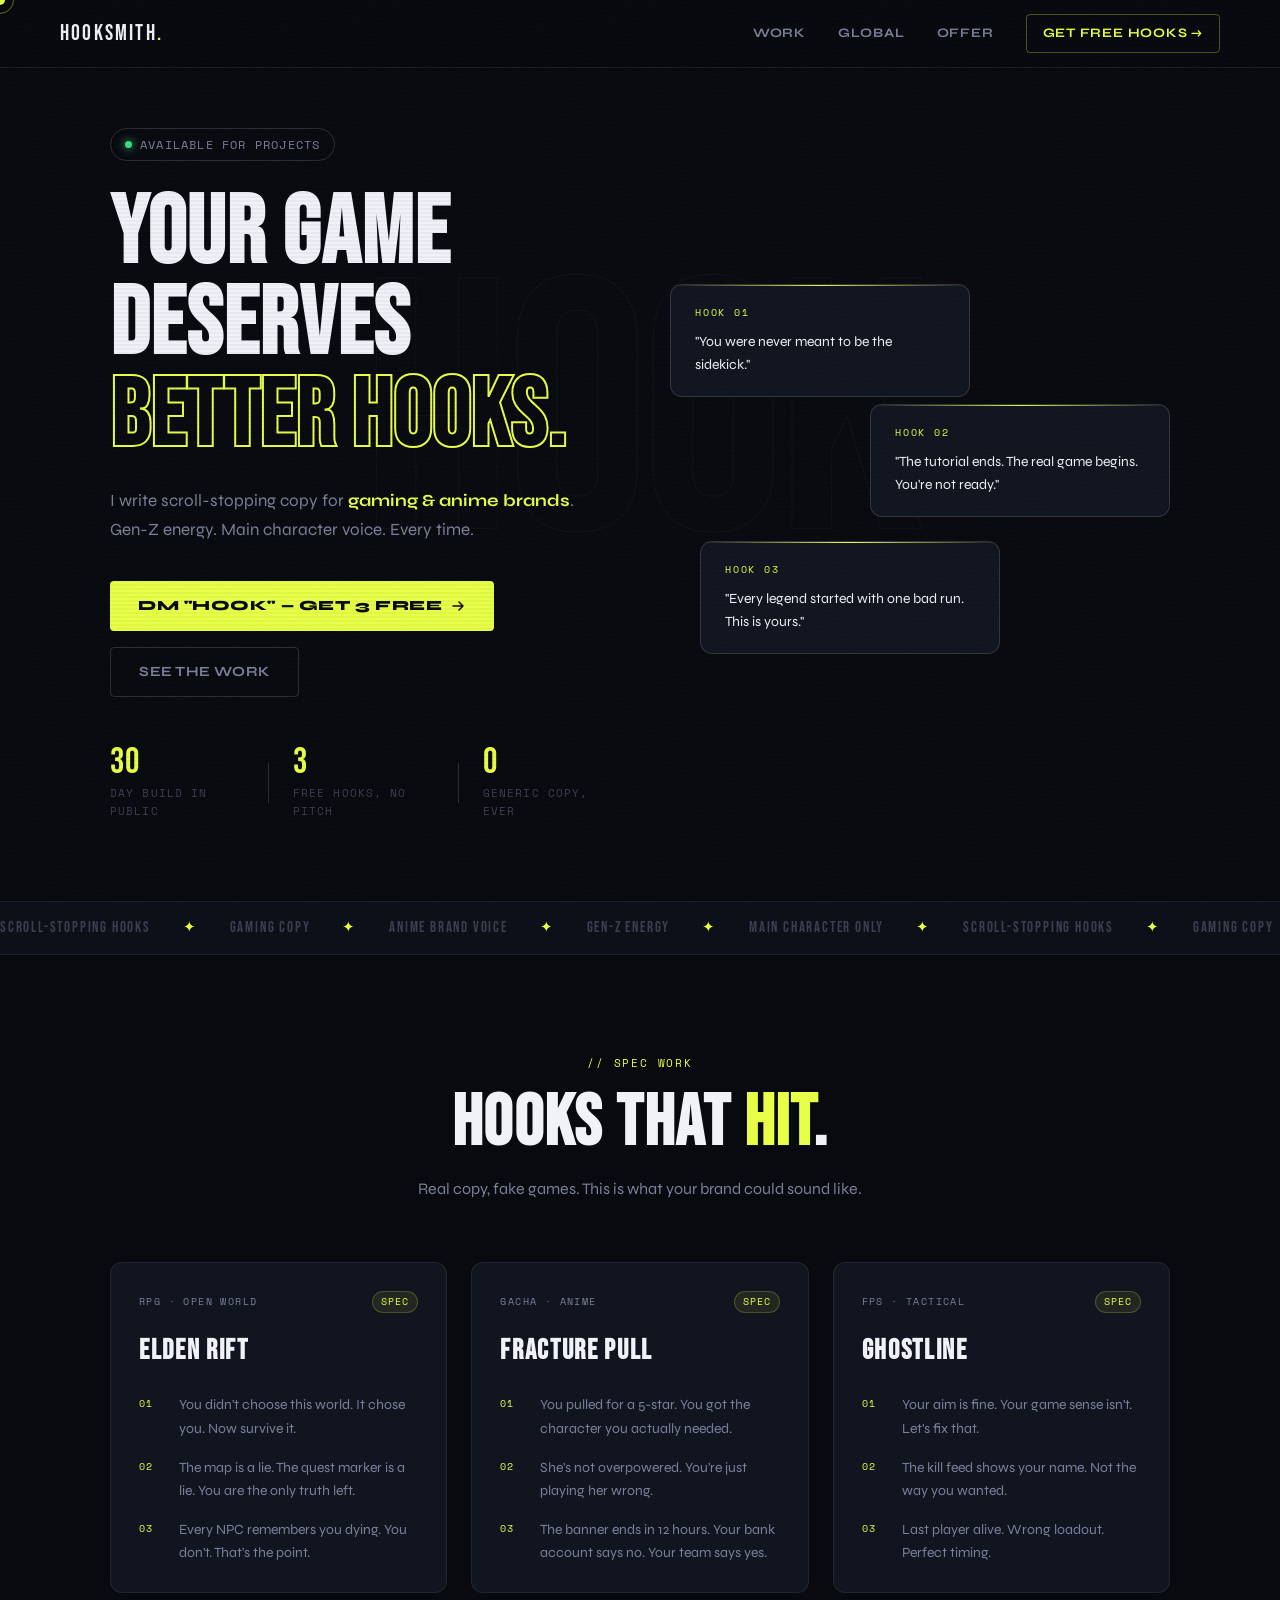
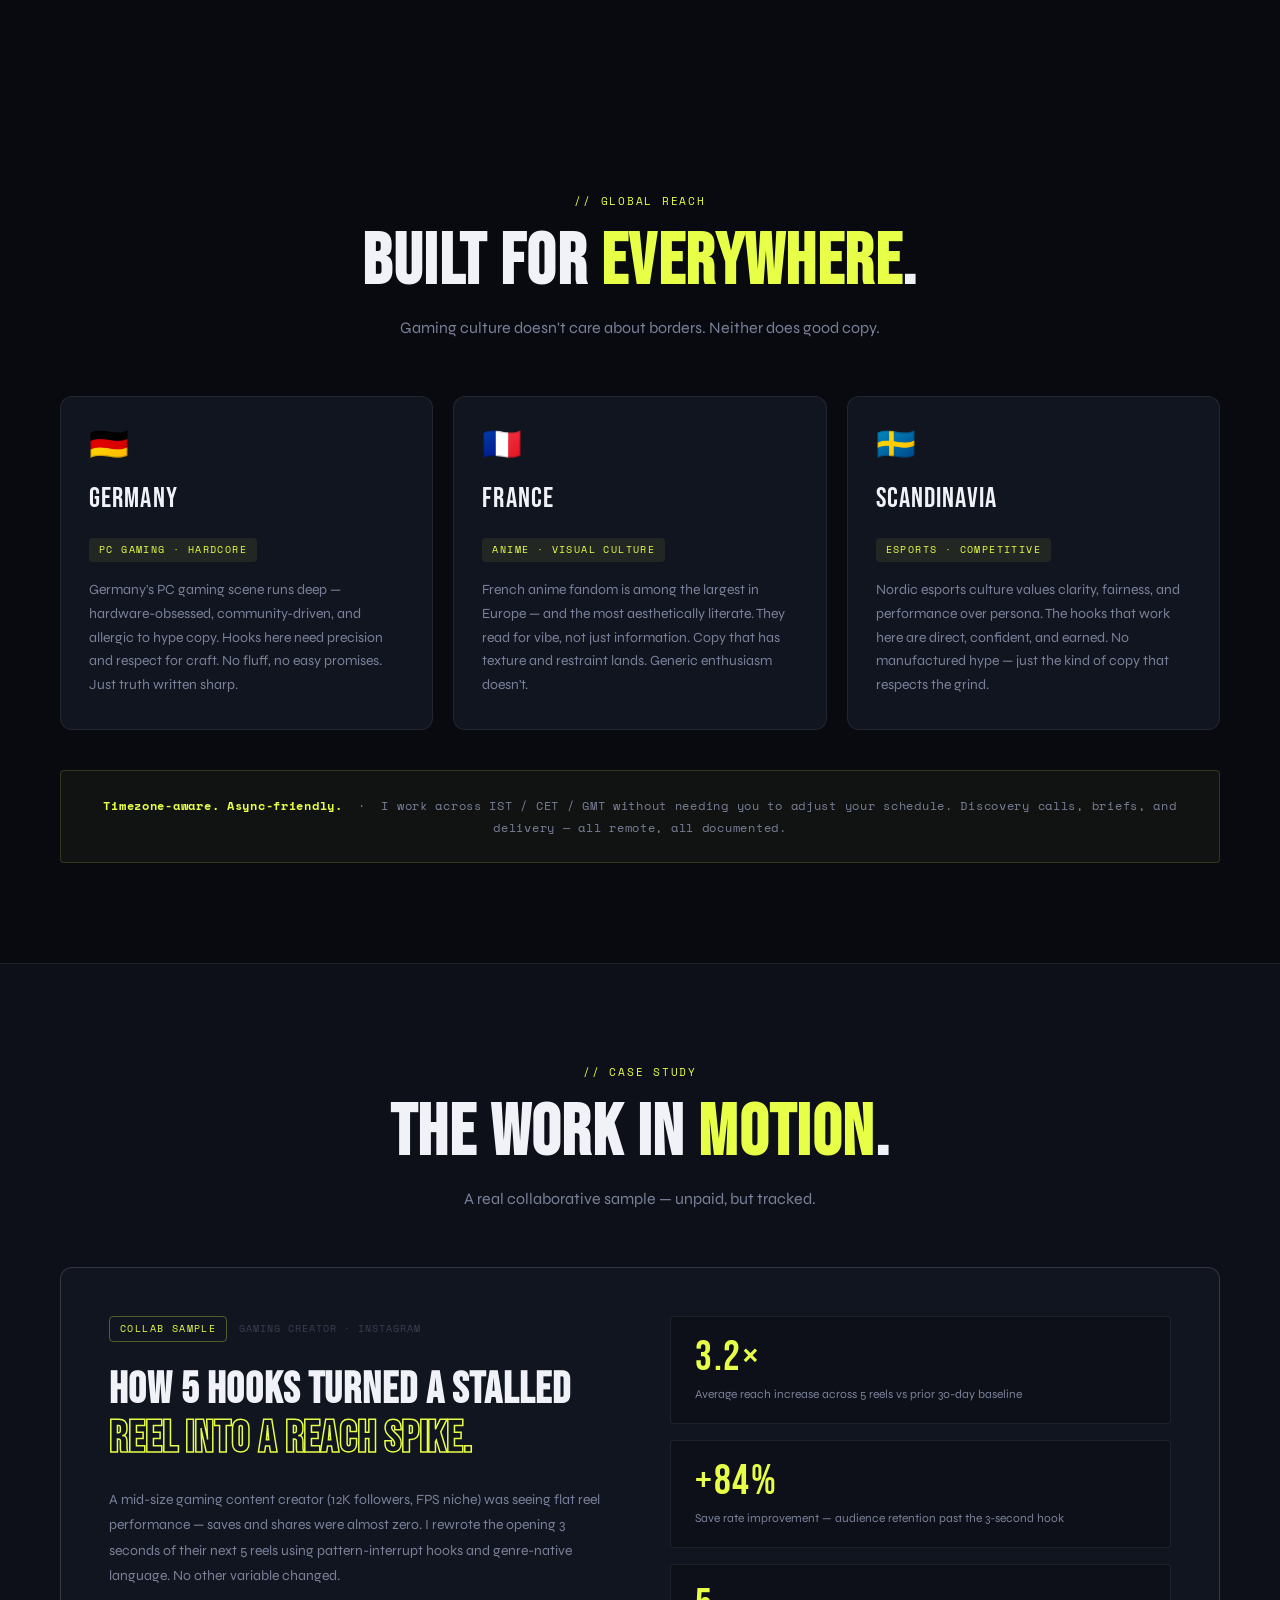
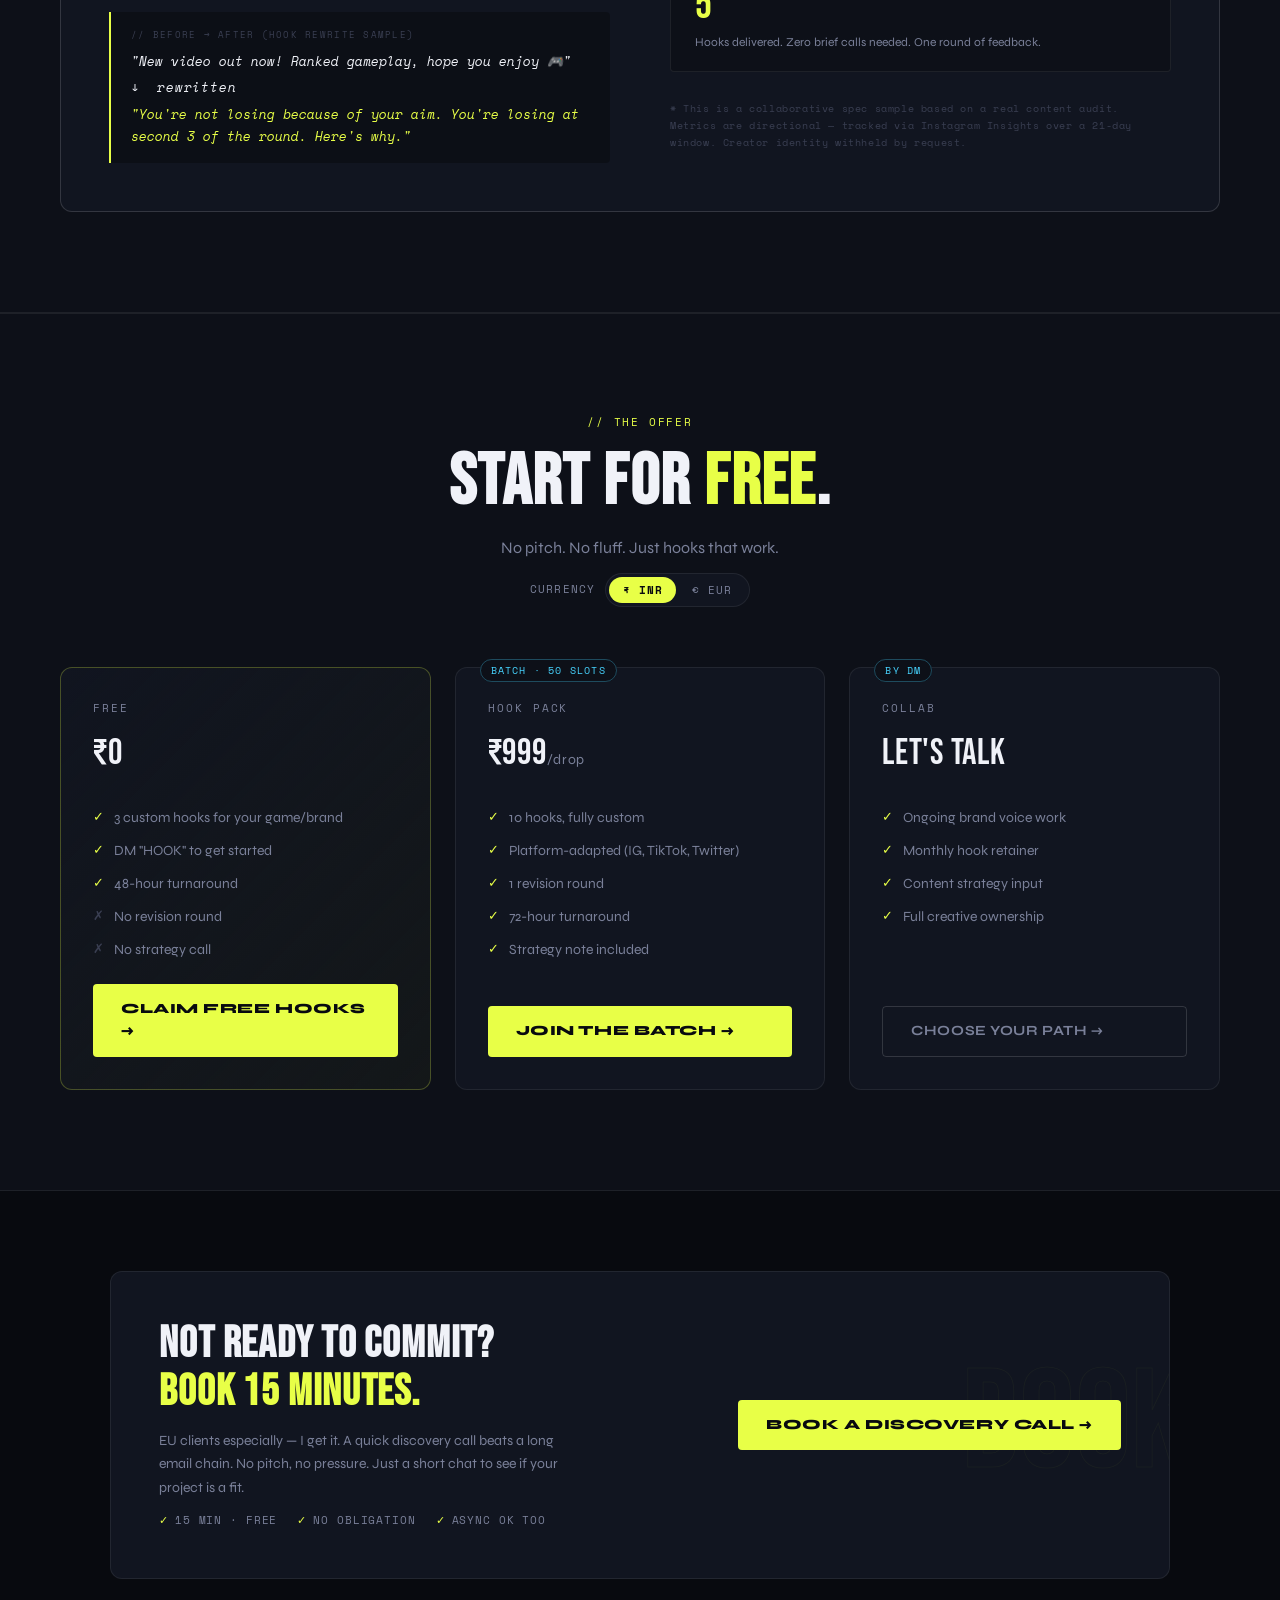
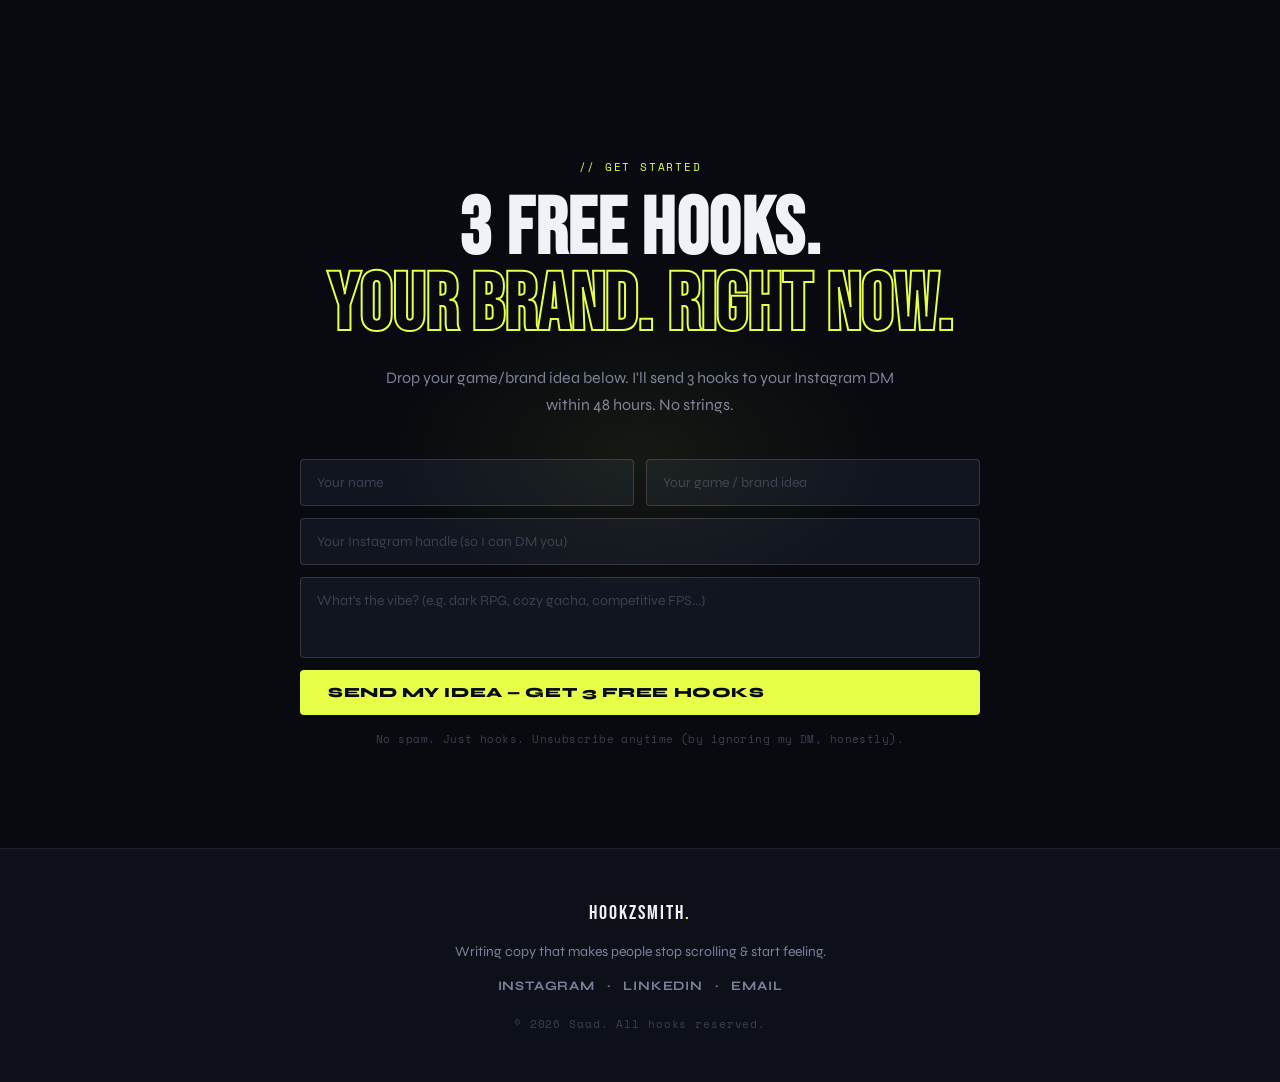
<file: index.html>
<!DOCTYPE html>
<html lang="en">
<head>
  <meta charset="UTF-8" />
  <meta name="viewport" content="width=device-width, initial-scale=1.0" />
  <title>Saad — Hook Writer for Gaming & Anime Brands</title>
  <meta name="description" content="I turn game ideas into scroll-stopping hooks. Gen-Z gaming copy that actually converts." />

  <!-- Favicon -->
  <link rel="icon" type="image/svg+xml" href="/favicon.svg" />

  <!-- Open Graph -->
  <meta property="og:type"        content="website" />
  <meta property="og:url"         content="https://hookzsmith.netlify.app/" />
  <meta property="og:title"       content="Hooksmith — Hook Writer for Gaming & Anime Brands" />
  <meta property="og:description" content="Scroll-stopping copy for gaming & anime brands. Gen-Z energy. Main character voice. Get 3 free hooks." />
  <meta property="og:image"       content="https://hookzsmith.netlify.app/og-image.png" />

  <!-- Twitter / X Card -->
  <meta name="twitter:card"        content="summary_large_image" />
  <meta name="twitter:title"       content="Hooksmith — Hook Writer for Gaming & Anime Brands" />
  <meta name="twitter:description" content="Scroll-stopping copy for gaming & anime brands. Get 3 free hooks." />
  <meta name="twitter:image"       content="https://hookzsmith.netlify.app/og-image.png" />

  <!-- Analytics (Plausible — privacy-first, no cookies) -->
  <script defer data-domain="hookzsmith.netlify.app" src="https://plausible.io/js/script.js"></script>

  <!-- Fonts -->
  <link rel="preconnect" href="https://fonts.googleapis.com" />
  <link rel="preconnect" href="https://fonts.gstatic.com" crossorigin />
  <link href="https://fonts.googleapis.com/css2?family=Bebas+Neue&family=Syne:wght@400;700;800&family=Space+Mono:ital,wght@0,400;0,700;1,400&display=swap" rel="stylesheet" />

  <link rel="stylesheet" href="style.css" />
  <style>
    /* ===================== GLOBAL REACH ===================== */
    .global { padding: 100px clamp(20px, 5vw, 60px); }
    .global .section-header { margin-bottom: 56px; }
    .global-grid {
      max-width: var(--max-w);
      margin: 0 auto;
      display: grid;
      grid-template-columns: repeat(3, 1fr);
      gap: 20px;
    }
    .region-card {
      background: var(--bg-card);
      border: 1px solid var(--border);
      border-radius: var(--radius-lg);
      padding: 32px 28px;
      display: flex;
      flex-direction: column;
      gap: 16px;
      transition: border-color 0.25s, transform 0.25s;
      position: relative;
      overflow: hidden;
    }
    .region-card::before {
      content: '';
      position: absolute;
      top: 0; left: 0; right: 0;
      height: 2px;
      background: var(--accent);
      opacity: 0;
      transition: opacity 0.25s;
    }
    .region-card:hover { border-color: var(--border-hi); transform: translateY(-4px); }
    .region-card:hover::before { opacity: 1; }
    .region-flag { font-size: 32px; line-height: 1; }
    .region-name {
      font-family: var(--font-display);
      font-size: 28px;
      letter-spacing: 0.04em;
      color: var(--text);
    }
    .region-tag {
      font-family: var(--font-mono);
      font-size: 10px;
      letter-spacing: 0.14em;
      text-transform: uppercase;
      color: var(--accent);
      background: rgba(232,255,71,0.08);
      padding: 4px 10px;
      border-radius: 4px;
      width: fit-content;
    }
    .region-desc {
      font-size: 14px;
      line-height: 1.7;
      color: var(--text-muted);
    }
    .global-note {
      max-width: var(--max-w);
      margin: 40px auto 0;
      padding: 24px 28px;
      background: rgba(232,255,71,0.04);
      border: 1px solid rgba(232,255,71,0.15);
      border-radius: var(--radius);
      font-family: var(--font-mono);
      font-size: 12px;
      letter-spacing: 0.06em;
      color: var(--text-muted);
      text-align: center;
      line-height: 1.8;
    }
    .global-note strong { color: var(--accent); }
    @media (max-width: 768px) {
      .global-grid { grid-template-columns: 1fr; }
    }

    /* ===================== CASE STUDY ===================== */
    .case-study { padding: 100px clamp(20px, 5vw, 60px); background: var(--bg-2); border-top: 1px solid var(--border); border-bottom: 1px solid var(--border); }
    .case-study-inner { max-width: var(--max-w); margin: 0 auto; }
    .case-study .section-header { margin-bottom: 56px; }
    .cs-card {
      background: var(--bg-card);
      border: 1px solid var(--border);
      border-radius: var(--radius-lg);
      padding: 48px;
      display: grid;
      grid-template-columns: 1fr 1fr;
      gap: 60px;
      align-items: start;
    }
    .cs-left { display: flex; flex-direction: column; gap: 24px; }
    .cs-brand-row { display: flex; align-items: center; gap: 12px; }
    .cs-brand-badge {
      font-family: var(--font-mono);
      font-size: 10px;
      letter-spacing: 0.14em;
      text-transform: uppercase;
      color: var(--accent);
      border: 1px solid rgba(232,255,71,0.3);
      padding: 4px 10px;
      border-radius: 4px;
    }
    .cs-collab-tag {
      font-family: var(--font-mono);
      font-size: 10px;
      letter-spacing: 0.1em;
      text-transform: uppercase;
      color: var(--text-dim);
    }
    .cs-title {
      font-family: var(--font-display);
      font-size: clamp(28px, 4vw, 44px);
      letter-spacing: 0.02em;
      line-height: 1.1;
    }
    .cs-title em { color: transparent; -webkit-text-stroke: 1.5px var(--accent); font-style: normal; }
    .cs-summary { font-size: 14px; line-height: 1.8; color: var(--text-muted); }
    .cs-hook-example {
      background: rgba(0,0,0,0.3);
      border-left: 2px solid var(--accent);
      padding: 16px 20px;
      border-radius: 0 var(--radius) var(--radius) 0;
    }
    .cs-hook-example p {
      font-family: var(--font-mono);
      font-size: 13px;
      line-height: 1.7;
      color: var(--text);
      font-style: italic;
    }
    .cs-hook-label {
      font-family: var(--font-mono);
      font-size: 9px;
      letter-spacing: 0.14em;
      text-transform: uppercase;
      color: var(--text-dim);
      margin-bottom: 8px;
    }
    .cs-right { display: flex; flex-direction: column; gap: 20px; }
    .cs-metrics { display: flex; flex-direction: column; gap: 16px; }
    .cs-metric {
      display: flex;
      flex-direction: column;
      gap: 6px;
      padding: 20px 24px;
      background: var(--bg-2);
      border: 1px solid var(--border);
      border-radius: var(--radius);
      transition: border-color 0.2s;
    }
    .cs-metric:hover { border-color: var(--border-hi); }
    .cs-metric-num {
      font-family: var(--font-display);
      font-size: 42px;
      letter-spacing: 0.04em;
      line-height: 1;
      color: var(--accent);
    }
    .cs-metric-label { font-size: 12px; color: var(--text-muted); line-height: 1.5; }
    .cs-disclaimer {
      font-family: var(--font-mono);
      font-size: 10px;
      letter-spacing: 0.06em;
      color: var(--text-dim);
      line-height: 1.7;
      padding-top: 8px;
    }
    @media (max-width: 900px) {
      .cs-card { grid-template-columns: 1fr; gap: 36px; padding: 32px 24px; }
    }

    /* CS card — glow on enter */
    @keyframes cs-border-glow {
      0%   { box-shadow: 0 0 0px rgba(232,255,71,0); border-color: var(--border); }
      40%  { box-shadow: 0 0 28px rgba(232,255,71,0.18); border-color: rgba(232,255,71,0.5); }
      100% { box-shadow: 0 0 0px rgba(232,255,71,0); border-color: var(--border-hi); }
    }
    .cs-card.cs-active { animation: cs-border-glow 1.4s ease forwards; }

    /* Hook example — staggered line reveal */
    .cs-hook-before,
    .cs-hook-arrow,
    .cs-hook-after {
      opacity: 0;
      transform: translateY(6px);
      transition: opacity 0.4s ease, transform 0.4s ease;
    }
    .cs-card.cs-active .cs-hook-before { opacity: 1; transform: none; transition-delay: 0.3s; }
    .cs-card.cs-active .cs-hook-arrow  { opacity: 1; transform: none; transition-delay: 0.55s; }
    .cs-card.cs-active .cs-hook-after  { opacity: 1; transform: none; transition-delay: 0.75s; color: var(--accent); }

    .cs-hook-arrow {
      font-family: var(--font-mono);
      font-size: 11px;
      color: var(--text-dim);
      padding: 4px 0;
      letter-spacing: 0.06em;
    }

    /* Metric count-up — number flashes accent on complete */
    .cs-metric-num.counted { color: var(--accent); }
    @keyframes metric-pop {
      0%   { transform: scale(1); }
      50%  { transform: scale(1.06); }
      100% { transform: scale(1); }
    }
    .cs-metric-num.pop { animation: metric-pop 0.3s ease; }

    /* ===================== EUR TOGGLE ===================== */
    .currency-toggle {
      display: flex;
      align-items: center;
      gap: 10px;
      justify-content: center;
      margin-top: 12px;
    }
    .currency-toggle-label {
      font-family: var(--font-mono);
      font-size: 11px;
      letter-spacing: 0.1em;
      text-transform: uppercase;
      color: var(--text-muted);
    }
    .toggle-btn {
      display: flex;
      background: var(--bg-card);
      border: 1px solid var(--border);
      border-radius: 999px;
      padding: 3px;
      gap: 2px;
    }
    .toggle-opt {
      font-family: var(--font-mono);
      font-size: 11px;
      letter-spacing: 0.08em;
      padding: 5px 14px;
      border-radius: 999px;
      border: none;
      background: transparent;
      color: var(--text-muted);
      cursor: pointer;
      transition: all 0.2s;
    }
    .toggle-opt.active {
      background: var(--accent);
      color: var(--bg);
      font-weight: 700;
    }
    .offer-price .eur { display: none; }
    body.eur-mode .offer-price .inr { display: none; }
    body.eur-mode .offer-price .eur { display: inline; }

    /* ===================== CALENDLY ===================== */
    .book-call {
      padding: 80px clamp(20px, 5vw, 60px);
      max-width: var(--max-w);
      margin: 0 auto;
    }
    .book-call-inner {
      display: flex;
      align-items: center;
      justify-content: space-between;
      gap: 32px;
      padding: 48px;
      background: var(--bg-card);
      border: 1px solid var(--border);
      border-radius: var(--radius-lg);
      position: relative;
      overflow: hidden;
    }
    .book-call-inner::after {
      content: 'BOOK';
      position: absolute;
      right: -20px;
      top: 50%;
      transform: translateY(-50%);
      font-family: var(--font-display);
      font-size: 140px;
      color: transparent;
      -webkit-text-stroke: 1px rgba(232,255,71,0.04);
      pointer-events: none;
      user-select: none;
    }
    .book-call-text { display: flex; flex-direction: column; gap: 12px; position: relative; z-index: 1; }
    .book-call-text h3 {
      font-family: var(--font-display);
      font-size: clamp(28px, 4vw, 44px);
      letter-spacing: 0.02em;
      line-height: 1.1;
    }
    .book-call-text h3 em { color: var(--accent); font-style: normal; }
    .book-call-text p { font-size: 14px; color: var(--text-muted); line-height: 1.7; max-width: 400px; }
    .book-call-meta {
      display: flex;
      gap: 20px;
      flex-wrap: wrap;
    }
    .book-meta-item {
      display: flex;
      align-items: center;
      gap: 6px;
      font-family: var(--font-mono);
      font-size: 11px;
      letter-spacing: 0.08em;
      text-transform: uppercase;
      color: var(--text-muted);
    }
    .book-meta-item span { color: var(--accent); }
    .book-call-cta { position: relative; z-index: 1; flex-shrink: 0; }
    @media (max-width: 768px) {
      .book-call-inner { flex-direction: column; align-items: flex-start; padding: 32px 24px; }
    }
  </style>
</head>
<body>

  <!-- Custom cursor -->
  <div class="cursor" id="cursor"></div>
  <div class="cursor-trail" id="cursorTrail"></div>

  <!-- Scanline overlay -->
  <div class="scanlines" aria-hidden="true"></div>

  <!-- Noise texture -->
  <div class="noise" aria-hidden="true"></div>

  <!-- ===================== NAV ===================== -->
  <nav class="nav">
    <div class="nav-logo">HOOKSMITH<span class="accent">.</span></div>
    <div class="nav-links">
      <a href="#work">Work</a>
      <a href="#global">Global</a>
      <a href="#offer">Offer</a>
      <a href="#cta" class="nav-cta">Get Free Hooks →</a>
    </div>
    <button class="hamburger" id="hamburger" aria-label="Menu">
      <span></span><span></span><span></span>
    </button>
  </nav>

  <!-- Mobile menu -->
  <div class="mobile-menu" id="mobileMenu">
    <a href="#work" onclick="closeMobileMenu()">Work</a>
    <a href="#global" onclick="closeMobileMenu()">Global</a>
    <a href="#offer" onclick="closeMobileMenu()">Offer</a>
    <a href="#cta" onclick="closeMobileMenu()">Get Free Hooks →</a>
  </div>

  <!-- ===================== HERO ===================== -->
  <section class="hero">
    <div class="hero-bg-text" aria-hidden="true">HOOK</div>

    <div class="hero-content">
      <div class="hero-tag reveal">
        <span class="dot"></span> Available for projects
      </div>

      <h1 class="hero-title reveal reveal-delay-1">
        Your game deserves<br />
        <span class="title-stroke">better hooks.</span>
      </h1>

      <p class="hero-sub reveal reveal-delay-2">
        I write scroll-stopping copy for <strong>gaming & anime brands</strong>.<br />
        Gen-Z energy. Main character voice. Every time.
      </p>

      <div class="hero-ctas reveal reveal-delay-3">
        <a href="#cta" class="btn-primary">
          <span>DM "HOOK" — Get 3 Free</span>
          <svg width="16" height="16" viewBox="0 0 16 16" fill="none"><path d="M3 8h10M9 4l4 4-4 4" stroke="currentColor" stroke-width="1.5" stroke-linecap="round" stroke-linejoin="round"/></svg>
        </a>
        <a href="#work" class="btn-ghost">See the work</a>
      </div>

      <div class="hero-stats reveal reveal-delay-4">
        <div class="stat">
          <span class="stat-num">30</span>
          <span class="stat-label">Day build in public</span>
        </div>
        <div class="stat-divider"></div>
        <div class="stat">
          <span class="stat-num">3</span>
          <span class="stat-label">Free hooks, no pitch</span>
        </div>
        <div class="stat-divider"></div>
        <div class="stat">
          <span class="stat-num">0</span>
          <span class="stat-label">Generic copy, ever</span>
        </div>
      </div>
    </div>

    <div class="hero-visual" aria-hidden="true">
      <div class="hook-card hook-card--1">
        <span class="hook-label">HOOK 01</span>
        <p>"You were never meant to be the sidekick."</p>
      </div>
      <div class="hook-card hook-card--2">
        <span class="hook-label">HOOK 02</span>
        <p>"The tutorial ends. The real game begins. You're not ready."</p>
      </div>
      <div class="hook-card hook-card--3">
        <span class="hook-label">HOOK 03</span>
        <p>"Every legend started with one bad run. This is yours."</p>
      </div>
    </div>
  </section>

  <!-- ===================== MARQUEE ===================== -->
  <div class="marquee-wrap" aria-hidden="true">
    <div class="marquee-track">
      <span>SCROLL-STOPPING HOOKS</span>
      <span class="accent">✦</span>
      <span>GAMING COPY</span>
      <span class="accent">✦</span>
      <span>ANIME BRAND VOICE</span>
      <span class="accent">✦</span>
      <span>GEN-Z ENERGY</span>
      <span class="accent">✦</span>
      <span>MAIN CHARACTER ONLY</span>
      <span class="accent">✦</span>
      <span>SCROLL-STOPPING HOOKS</span>
      <span class="accent">✦</span>
      <span>GAMING COPY</span>
      <span class="accent">✦</span>
      <span>ANIME BRAND VOICE</span>
      <span class="accent">✦</span>
      <span>GEN-Z ENERGY</span>
      <span class="accent">✦</span>
      <span>MAIN CHARACTER ONLY</span>
      <span class="accent">✦</span>
    </div>
  </div>

  <!-- ===================== WORK / SPEC ===================== -->
  <section class="work" id="work">
    <div class="section-header reveal">
      <span class="section-tag">// SPEC WORK</span>
      <h2>Hooks that <em>hit</em>.</h2>
      <p>Real copy, fake games. This is what your brand could sound like.</p>
    </div>

    <div class="hooks-grid">

      <div class="spec-card reveal">
        <div class="spec-card-top">
          <span class="game-tag">RPG · Open World</span>
          <span class="spec-badge">Spec</span>
        </div>
        <h3 class="spec-game">ELDEN RIFT</h3>
        <div class="hooks-list">
          <div class="hook-item">
            <span class="hook-num">01</span>
            <p>You didn't choose this world. It chose you. Now survive it.</p>
          </div>
          <div class="hook-item">
            <span class="hook-num">02</span>
            <p>The map is a lie. The quest marker is a lie. You are the only truth left.</p>
          </div>
          <div class="hook-item">
            <span class="hook-num">03</span>
            <p>Every NPC remembers you dying. You don't. That's the point.</p>
          </div>
        </div>
      </div>

      <div class="spec-card reveal">
        <div class="spec-card-top">
          <span class="game-tag">Gacha · Anime</span>
          <span class="spec-badge">Spec</span>
        </div>
        <h3 class="spec-game">FRACTURE PULL</h3>
        <div class="hooks-list">
          <div class="hook-item">
            <span class="hook-num">01</span>
            <p>You pulled for a 5-star. You got the character you actually needed.</p>
          </div>
          <div class="hook-item">
            <span class="hook-num">02</span>
            <p>She's not overpowered. You're just playing her wrong.</p>
          </div>
          <div class="hook-item">
            <span class="hook-num">03</span>
            <p>The banner ends in 12 hours. Your bank account says no. Your team says yes.</p>
          </div>
        </div>
      </div>

      <div class="spec-card reveal">
        <div class="spec-card-top">
          <span class="game-tag">FPS · Tactical</span>
          <span class="spec-badge">Spec</span>
        </div>
        <h3 class="spec-game">GHOSTLINE</h3>
        <div class="hooks-list">
          <div class="hook-item">
            <span class="hook-num">01</span>
            <p>Your aim is fine. Your game sense isn't. Let's fix that.</p>
          </div>
          <div class="hook-item">
            <span class="hook-num">02</span>
            <p>The kill feed shows your name. Not the way you wanted.</p>
          </div>
          <div class="hook-item">
            <span class="hook-num">03</span>
            <p>Last player alive. Wrong loadout. Perfect timing.</p>
          </div>
        </div>
      </div>

    </div>
  </section>

  <!-- ===================== GLOBAL REACH ===================== -->
  <section class="global" id="global">
    <div class="section-header reveal" style="max-width:var(--max-w);margin:0 auto 56px;">
      <span class="section-tag">// GLOBAL REACH</span>
      <h2>Built for <em>everywhere</em>.</h2>
      <p>Gaming culture doesn't care about borders. Neither does good copy.</p>
    </div>

    <div class="global-grid">
      <div class="region-card reveal">
        <div class="region-flag">🇩🇪</div>
        <div class="region-name">GERMANY</div>
        <span class="region-tag">PC Gaming · Hardcore</span>
        <p class="region-desc">Germany's PC gaming scene runs deep — hardware-obsessed, community-driven, and allergic to hype copy. Hooks here need precision and respect for craft. No fluff, no easy promises. Just truth written sharp.</p>
      </div>

      <div class="region-card reveal">
        <div class="region-flag">🇫🇷</div>
        <div class="region-name">FRANCE</div>
        <span class="region-tag">Anime · Visual Culture</span>
        <p class="region-desc">French anime fandom is among the largest in Europe — and the most aesthetically literate. They read for vibe, not just information. Copy that has texture and restraint lands. Generic enthusiasm doesn't.</p>
      </div>

      <div class="region-card reveal">
        <div class="region-flag">🇸🇪</div>
        <div class="region-name">SCANDINAVIA</div>
        <span class="region-tag">Esports · Competitive</span>
        <p class="region-desc">Nordic esports culture values clarity, fairness, and performance over persona. The hooks that work here are direct, confident, and earned. No manufactured hype — just the kind of copy that respects the grind.</p>
      </div>
    </div>

    <div class="global-note reveal">
      <strong>Timezone-aware. Async-friendly.</strong> &nbsp;·&nbsp; I work across IST / CET / GMT without needing you to adjust your schedule. Discovery calls, briefs, and delivery — all remote, all documented.
    </div>
  </section>

  <!-- ===================== CASE STUDY ===================== -->
  <section class="case-study" id="case-study">
    <div class="case-study-inner">
      <div class="section-header reveal">
        <span class="section-tag">// CASE STUDY</span>
        <h2>The work in <em>motion</em>.</h2>
        <p>A real collaborative sample — unpaid, but tracked.</p>
      </div>

      <div class="cs-card reveal">
        <div class="cs-left">
          <div class="cs-brand-row">
            <span class="cs-brand-badge">Collab Sample</span>
            <span class="cs-collab-tag">Gaming Creator · Instagram</span>
          </div>
          <h3 class="cs-title">How 5 hooks turned a stalled<br /><em>reel into a reach spike.</em></h3>
          <p class="cs-summary">A mid-size gaming content creator (12K followers, FPS niche) was seeing flat reel performance — saves and shares were almost zero. I rewrote the opening 3 seconds of their next 5 reels using pattern-interrupt hooks and genre-native language. No other variable changed.</p>
          <div class="cs-hook-example">
            <div class="cs-hook-label">// Before → After (Hook rewrite sample)</div>
            <p class="cs-hook-before">"New video out now! Ranked gameplay, hope you enjoy 🎮"</p>
            <p class="cs-hook-arrow">↓ &nbsp;rewritten</p>
            <p class="cs-hook-after">"You're not losing because of your aim. You're losing at second 3 of the round. Here's why."</p>
          </div>
        </div>

        <div class="cs-right">
          <div class="cs-metrics">
            <div class="cs-metric">
              <span class="cs-metric-num" data-count="3.2" data-suffix="×" data-decimals="1">3.2×</span>
              <span class="cs-metric-label">Average reach increase across 5 reels vs prior 30-day baseline</span>
            </div>
            <div class="cs-metric">
              <span class="cs-metric-num" data-count="84" data-prefix="+" data-suffix="%" data-decimals="0">+84%</span>
              <span class="cs-metric-label">Save rate improvement — audience retention past the 3-second hook</span>
            </div>
            <div class="cs-metric">
              <span class="cs-metric-num">5</span>
              <span class="cs-metric-label">Hooks delivered. Zero brief calls needed. One round of feedback.</span>
            </div>
          </div>
          <p class="cs-disclaimer">* This is a collaborative spec sample based on a real content audit. Metrics are directional — tracked via Instagram Insights over a 21-day window. Creator identity withheld by request.</p>
        </div>
      </div>
    </div>
  </section>

  <!-- ===================== OFFER ===================== -->
  <section class="offer" id="offer">
    <div class="section-header reveal">
      <span class="section-tag">// THE OFFER</span>
      <h2>Start for <em>free</em>.</h2>
      <p>No pitch. No fluff. Just hooks that work.</p>
      <div class="currency-toggle">
        <span class="currency-toggle-label">Currency</span>
        <div class="toggle-btn">
          <button class="toggle-opt active" onclick="setCurrency('inr')" id="toggleINR">₹ INR</button>
          <button class="toggle-opt" onclick="setCurrency('eur')" id="toggleEUR">€ EUR</button>
        </div>
      </div>
    </div>

    <div class="offer-grid">
      <div class="offer-card offer-card--free reveal">
        <div class="offer-card-header">
          <span class="offer-tier">FREE</span>
          <span class="offer-price"><span class="inr">₹0</span><span class="eur">€0</span></span>
        </div>
        <ul class="offer-list">
          <li><span class="check">✓</span> 3 custom hooks for your game/brand</li>
          <li><span class="check">✓</span> DM "HOOK" to get started</li>
          <li><span class="check">✓</span> 48-hour turnaround</li>
          <li><span class="muted">✗</span> No revision round</li>
          <li><span class="muted">✗</span> No strategy call</li>
        </ul>
        <a href="#cta" class="btn-primary w-full">Claim Free Hooks →</a>
      </div>

      <div class="offer-card offer-card--paid reveal">
        <div class="offer-badge-wrap"><span class="offer-coming">BATCH · 50 SLOTS</span></div>
        <div class="offer-card-header">
          <span class="offer-tier">HOOK PACK</span>
          <span class="offer-price"><span class="inr">₹999</span><span class="eur">€11</span><span class="offer-per">/drop</span></span>
        </div>
        <ul class="offer-list">
          <li><span class="check">✓</span> 10 hooks, fully custom</li>
          <li><span class="check">✓</span> Platform-adapted (IG, TikTok, Twitter)</li>
          <li><span class="check">✓</span> 1 revision round</li>
          <li><span class="check">✓</span> 72-hour turnaround</li>
          <li><span class="check">✓</span> Strategy note included</li>
        </ul>
        <a href="batch.html" class="btn-primary w-full">Join the Batch →</a>
      </div>

      <div class="offer-card offer-card--collab reveal">
        <div class="offer-badge-wrap"><span class="offer-coming">By DM</span></div>
        <div class="offer-card-header">
          <span class="offer-tier">COLLAB</span>
          <span class="offer-price">Let's talk</span>
        </div>
        <ul class="offer-list">
          <li><span class="check">✓</span> Ongoing brand voice work</li>
          <li><span class="check">✓</span> Monthly hook retainer</li>
          <li><span class="check">✓</span> Content strategy input</li>
          <li><span class="check">✓</span> Full creative ownership</li>
        </ul>
        <a href="collab.html" class="btn-ghost w-full">Choose Your Path →</a>
      </div>
    </div>
  </section>

  <!-- ===================== BOOK A CALL ===================== -->
  <div class="book-call">
    <div class="book-call-inner reveal">
      <div class="book-call-text">
        <h3>Not ready to commit?<br /><em>Book 15 minutes.</em></h3>
        <p>EU clients especially — I get it. A quick discovery call beats a long email chain. No pitch, no pressure. Just a short chat to see if your project is a fit.</p>
        <div class="book-call-meta">
          <div class="book-meta-item"><span>✓</span> 15 min · Free</div>
          <div class="book-meta-item"><span>✓</span> No obligation</div>
          <div class="book-meta-item"><span>✓</span> Async OK too</div>
        </div>
      </div>
      <div class="book-call-cta">
        <a href="https://calendly.com/saadmalick31" target="_blank" rel="noopener" class="btn-primary">
          <span>Book a Discovery Call →</span>
        </a>
      </div>
    </div>
  </div>

  <!-- ===================== CTA ===================== -->
  <section class="cta-section" id="cta">
    <div class="cta-inner reveal">
      <div class="cta-glow" aria-hidden="true"></div>
      <span class="section-tag">// GET STARTED</span>
      <h2 class="cta-title">3 free hooks.<br /><span class="title-stroke">Your brand. Right now.</span></h2>
      <p class="cta-sub">Drop your game/brand idea below. I'll send 3 hooks to your Instagram DM within 48 hours. No strings.</p>

      <form class="cta-form" id="ctaForm" name="hook-requests" method="POST" data-netlify="true" onsubmit="handleSubmit(event)">
        <input type="hidden" name="form-name" value="hook-requests" />
        <div class="form-row">
          <input type="text" name="name" placeholder="Your name" required autocomplete="off" />
          <input type="text" name="brand" placeholder="Your game / brand idea" required autocomplete="off" />
        </div>
        <input type="text" name="instagram" placeholder="Your Instagram handle (so I can DM you)" required autocomplete="off" />
        <textarea name="vibe" placeholder="What's the vibe? (e.g. dark RPG, cozy gacha, competitive FPS...)" rows="3"></textarea>
        <button type="submit" class="btn-primary w-full" id="submitBtn">
          <span id="btnText">Send My Idea — Get 3 Free Hooks</span>
        </button>
      </form>

      <div class="form-success" id="formSuccess" style="display:none">
        <div class="success-icon">⚡</div>
        <h3>You're in the queue.</h3>
        <p>I'll slide into your DMs within 48 hours with 3 custom hooks. Watch your notifications.</p>
        <p class="success-sub">While you wait → <a href="https://www.instagram.com/becatchywithsaad/" target="_blank" rel="noopener">Follow on Instagram</a></p>
      </div>

      <p class="cta-disclaimer">No spam. Just hooks. Unsubscribe anytime (by ignoring my DM, honestly).</p>
    </div>
  </section>

  <!-- ===================== FOOTER ===================== -->
  <footer class="footer">
    <div class="footer-inner">
      <div class="footer-logo">HOOKzSMITH<span class="accent">.</span></div>
      <p class="footer-line">Writing copy that makes people stop scrolling & start feeling.</p>
      <div class="footer-links">
        <a href="https://www.instagram.com/becatchywithsaad/" target="_blank" rel="noopener">Instagram</a>
        <span>·</span>
        <a href="https://www.linkedin.com/in/saad-malick-43734b263/" target="_blank" rel="noopener noreferrer">LinkedIn</a>
        <span>·</span>
        <a href="mailto:saadmalick31@gmail.com?subject=Hook Inquiry">
  Email
</a>
      </div>
      <p class="footer-copy">© 2026 Saad. All hooks reserved.</p>
    </div>
  </footer>

  <script src="script.js"></script>
  <script>
    /* ---- Currency Toggle ---- */
    function setCurrency(mode) {
      if (mode === 'eur') {
        document.body.classList.add('eur-mode');
        document.getElementById('toggleEUR').classList.add('active');
        document.getElementById('toggleINR').classList.remove('active');
      } else {
        document.body.classList.remove('eur-mode');
        document.getElementById('toggleINR').classList.add('active');
        document.getElementById('toggleEUR').classList.remove('active');
      }
    }

    /* ---- Geo-detect: auto EUR for European visitors ---- */
    const EU_COUNTRIES = new Set([
      'AT','BE','BG','CY','CZ','DE','DK','EE','ES','FI',
      'FR','GR','HR','HU','IE','IT','LT','LU','LV','MT',
      'NL','PL','PT','RO','SE','SI','SK',
      'NO','IS','CH','GB','AL','BA','ME','MK','RS','XK'
    ]);
    (async () => {
      try {
        const res  = await fetch('https://ipapi.co/json/');
        const data = await res.json();
        if (EU_COUNTRIES.has(data.country_code)) setCurrency('eur');
      } catch (_) { /* silently fail — manual toggle still works */ }
    })();

    /* ---- Case Study: glow + count-up on enter ---- */
    function countUp(el) {
      const target   = parseFloat(el.dataset.count);
      const decimals = parseInt(el.dataset.decimals ?? 0);
      const prefix   = el.dataset.prefix ?? '';
      const suffix   = el.dataset.suffix ?? '';
      const duration = 900;
      const start    = performance.now();

      function step(now) {
        const progress = Math.min((now - start) / duration, 1);
        const ease     = 1 - Math.pow(1 - progress, 3); // cubic ease-out
        const value    = (ease * target).toFixed(decimals);
        el.textContent = prefix + value + suffix;
        if (progress < 1) {
          requestAnimationFrame(step);
        } else {
          el.classList.add('pop');
          setTimeout(() => el.classList.remove('pop'), 300);
        }
      }
      requestAnimationFrame(step);
    }

    const csCard = document.querySelector('.cs-card');
    if (csCard) {
      const csObserver = new IntersectionObserver(entries => {
        entries.forEach(entry => {
          if (entry.isIntersecting) {
            csCard.classList.add('cs-active');
            csCard.querySelectorAll('[data-count]').forEach(el => countUp(el));
            csObserver.unobserve(csCard);
          }
        });
      }, { threshold: 0.2 });
      csObserver.observe(csCard);
    }

    /* ---- Real Netlify Form Submission ---- */
    async function handleSubmit(e) {
      e.preventDefault();
      const btn    = document.getElementById('submitBtn');
      const btnTxt = document.getElementById('btnText');
      btn.disabled = true;
      btnTxt.textContent = 'Sending...';

      try {
        await fetch('/', {
          method: 'POST',
          headers: { 'Content-Type': 'application/x-www-form-urlencoded' },
          body: new URLSearchParams(new FormData(e.target)).toString()
        });
        document.getElementById('ctaForm').style.display = 'none';
        const success = document.getElementById('formSuccess');
        success.style.display       = 'flex';
        success.style.flexDirection = 'column';
        success.style.alignItems    = 'center';
      } catch (err) {
        btnTxt.textContent = 'Something went wrong — try again';
        btn.disabled = false;
      }
    }
  </script>
</body>
</html>
</file>
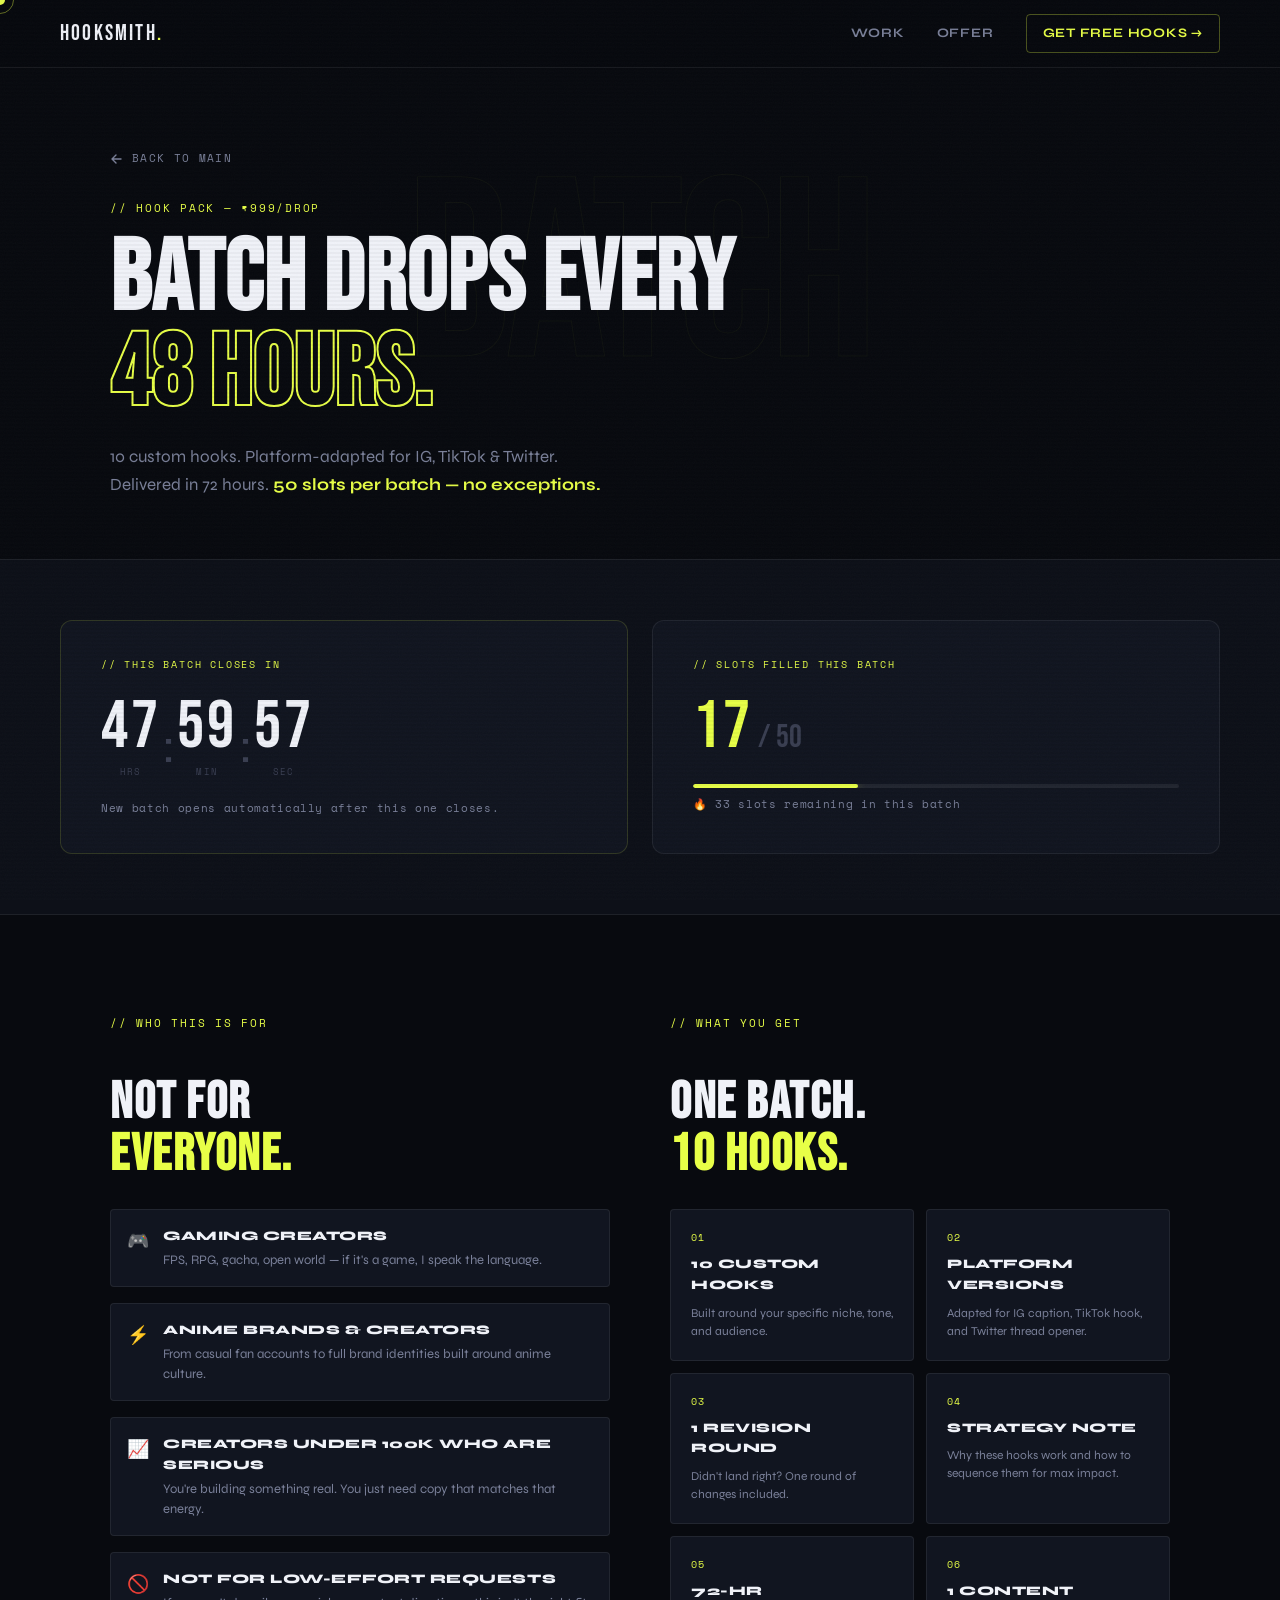
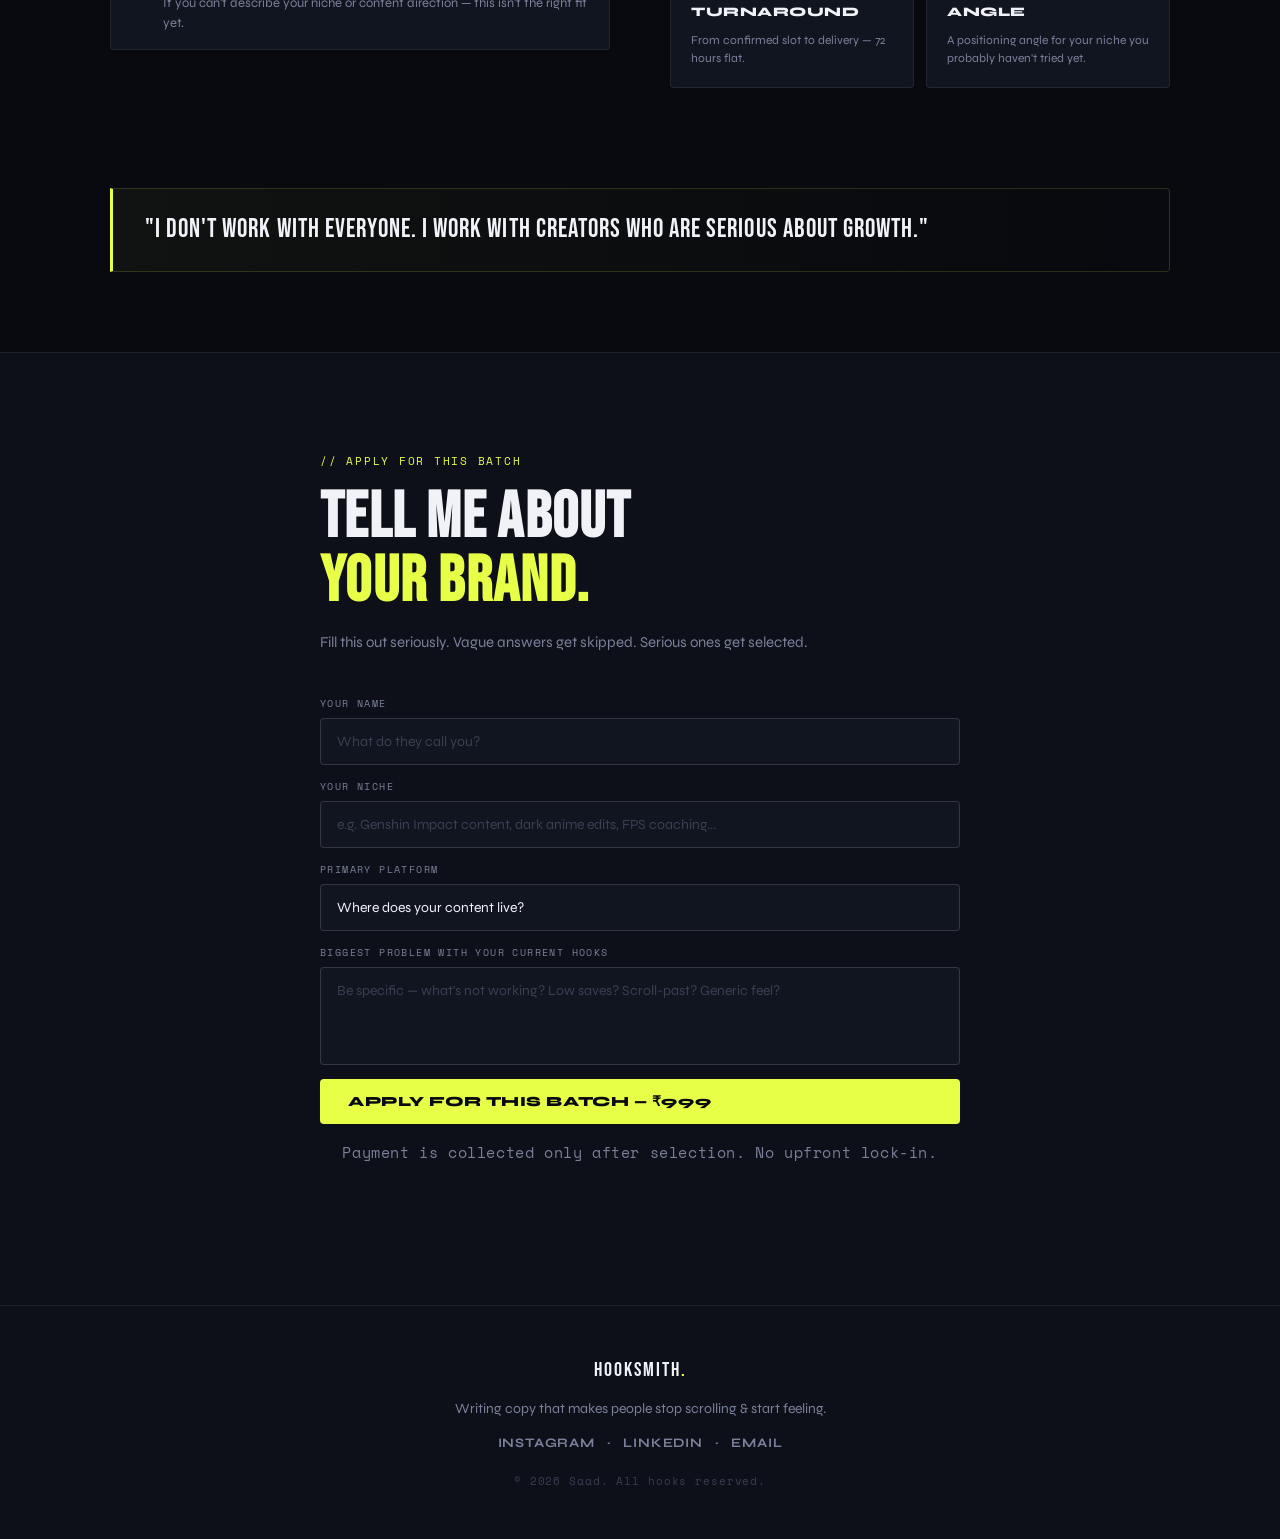
<file: batch.html>
<!DOCTYPE html>
<html lang="en">
<head>
  <meta charset="UTF-8" />
  <meta name="viewport" content="width=device-width, initial-scale=1.0" />
  <title>Hook Pack — ₹999 Batch | HOOKSMITH</title>
  <meta name="description" content="10 custom hooks per batch. 50 slots. Drops every 48 hours. Gaming & anime niche only." />

  <!-- Favicon -->
  <link rel="icon" type="image/svg+xml" href="/favicon.svg" />

  <!-- Open Graph -->
  <meta property="og:type"        content="website" />
  <meta property="og:url"         content="https://hookzsmith.netlify.app/batch.html" />
  <meta property="og:title"       content="Hook Pack — Batch Drop | Hooksmith" />
  <meta property="og:description" content="10 custom hooks. 50 slots. Gaming & anime niche only. ₹999/drop." />
  <meta property="og:image"       content="https://hookzsmith.netlify.app/og-image.png" />

  <!-- Twitter / X Card -->
  <meta name="twitter:card"        content="summary_large_image" />
  <meta name="twitter:title"       content="Hook Pack — Batch Drop | Hooksmith" />
  <meta name="twitter:description" content="10 custom hooks. 50 slots. Gaming & anime niche only." />
  <meta name="twitter:image"       content="https://hookzsmith.netlify.app/og-image.png" />

  <!-- Analytics -->
  <script defer data-domain="hookzsmith.netlify.app" src="https://plausible.io/js/script.js"></script>

  <link rel="preconnect" href="https://fonts.googleapis.com" />
  <link rel="preconnect" href="https://fonts.gstatic.com" crossorigin />
  <link href="https://fonts.googleapis.com/css2?family=Bebas+Neue&family=Syne:wght@400;700;800&family=Space+Mono:ital,wght@0,400;0,700;1,400&display=swap" rel="stylesheet" />

  <link rel="stylesheet" href="style.css" />
  <style>
    /* ---- BATCH PAGE SPECIFIC ---- */

    /* Back link */
    .back-link {
      display: inline-flex; align-items: center; gap: 8px;
      font-family: var(--font-mono);
      font-size: 11px;
      letter-spacing: 0.12em;
      text-transform: uppercase;
      color: var(--text-muted);
      transition: color 0.2s;
      margin-bottom: 32px;
    }
    .back-link:hover { color: var(--accent); }
    .back-link svg { transition: transform 0.2s; }
    .back-link:hover svg { transform: translateX(-3px); }

    /* Hero */
    .batch-hero {
      min-height: 60svh;
      padding: calc(var(--nav-h) + 80px) clamp(20px, 5vw, 60px) 60px;
      max-width: var(--max-w);
      margin: 0 auto;
      display: flex;
      flex-direction: column;
      justify-content: flex-end;
      position: relative;
    }
    .batch-hero-bg {
      position: absolute;
      top: 50%; left: 50%;
      transform: translate(-50%, -50%);
      font-family: var(--font-display);
      font-size: clamp(120px, 20vw, 280px);
      letter-spacing: -0.02em;
      color: transparent;
      -webkit-text-stroke: 1px rgba(232,255,71,0.04);
      pointer-events: none;
      user-select: none;
      white-space: nowrap;
    }
    .batch-hero-content { position: relative; z-index: 1; max-width: 700px; }
    .batch-hero-content h1 {
      font-family: var(--font-display);
      font-size: clamp(52px, 10vw, 100px);
      letter-spacing: 0.01em;
      line-height: 0.95;
      margin-bottom: 20px;
    }
    .title-stroke {
      color: transparent;
      -webkit-text-stroke: 2px var(--accent);
    }
    .batch-hero-content p {
      color: var(--text-muted);
      font-size: 17px;
      line-height: 1.65;
      max-width: 520px;
    }

    /* Status Section */
    .batch-status {
      background: var(--bg-2);
      border-top: 1px solid var(--border);
      border-bottom: 1px solid var(--border);
      padding: 60px clamp(20px, 5vw, 60px);
    }
    .status-inner {
      max-width: var(--max-w);
      margin: 0 auto;
      display: grid;
      grid-template-columns: 1fr 1fr;
      gap: 24px;
    }
    .status-card {
      background: var(--bg-card);
      border: 1px solid var(--border);
      border-radius: var(--radius-lg);
      padding: 36px 40px;
      display: flex;
      flex-direction: column;
      gap: 20px;
    }
    .status-label {
      font-family: var(--font-mono);
      font-size: 10px;
      letter-spacing: 0.18em;
      text-transform: uppercase;
      color: var(--accent);
    }

    /* Timer */
    .timer-card { border-color: rgba(232,255,71,0.15); }
    .timer {
      display: flex;
      align-items: flex-end;
      gap: 4px;
    }
    .time-block {
      display: flex;
      flex-direction: column;
      align-items: center;
      gap: 4px;
    }
    .time-block span:first-child {
      font-family: var(--font-display);
      font-size: clamp(40px, 6vw, 68px);
      letter-spacing: 0.04em;
      line-height: 1;
      color: var(--text);
      min-width: 2ch;
      text-align: center;
      transition: color 0.3s;
    }
    .time-unit {
      font-family: var(--font-mono);
      font-size: 9px !important;
      letter-spacing: 0.14em;
      color: var(--text-dim) !important;
      text-transform: uppercase;
    }
    .time-sep {
      font-family: var(--font-display);
      font-size: 48px;
      color: var(--text-dim);
      margin-bottom: 8px;
      line-height: 1;
    }
    .timer-sub {
      font-family: var(--font-mono);
      font-size: 11px;
      color: var(--text-muted);
      letter-spacing: 0.06em;
    }

    /* Slots */
    .slot-display {
      display: flex;
      align-items: baseline;
      gap: 6px;
    }
    .slot-num {
      font-family: var(--font-display);
      font-size: clamp(40px, 6vw, 68px);
      letter-spacing: 0.04em;
      line-height: 1;
      color: var(--accent);
    }
    .slot-sep {
      font-family: var(--font-display);
      font-size: 32px;
      color: var(--text-dim);
    }
    .slot-total {
      font-family: var(--font-display);
      font-size: 32px;
      color: var(--text-dim);
    }
    .slot-bar-wrap { display: flex; flex-direction: column; gap: 8px; }
    .slot-bar {
      width: 100%;
      height: 4px;
      background: var(--border);
      border-radius: 999px;
      overflow: hidden;
    }
    .slot-bar-fill {
      height: 100%;
      background: var(--accent);
      border-radius: 999px;
      transition: width 1.2s cubic-bezier(0.4, 0, 0.2, 1);
      box-shadow: 0 0 10px rgba(232,255,71,0.4);
    }
    .slot-warning {
      font-family: var(--font-mono);
      font-size: 11px;
      letter-spacing: 0.06em;
      color: var(--text-muted);
    }

    /* Details Section */
    .batch-details {
      padding: 100px clamp(20px, 5vw, 60px);
      max-width: var(--max-w);
      margin: 0 auto;
      display: grid;
      grid-template-columns: 1fr 1fr;
      gap: 60px;
      align-items: start;
    }
    .detail-block { display: flex; flex-direction: column; gap: 28px; }
    .detail-block h2 {
      font-family: var(--font-display);
      font-size: clamp(32px, 5vw, 52px);
      letter-spacing: 0.03em;
      line-height: 1;
    }

    .detail-list { display: flex; flex-direction: column; gap: 16px; }
    .detail-item {
      display: flex;
      align-items: flex-start;
      gap: 14px;
      padding: 16px;
      background: var(--bg-card);
      border: 1px solid var(--border);
      border-radius: var(--radius);
      transition: border-color 0.25s;
    }
    .detail-item:hover { border-color: var(--border-hi); }
    .detail-icon {
      font-size: 18px;
      flex-shrink: 0;
      margin-top: 1px;
    }
    .detail-item-text { display: flex; flex-direction: column; gap: 3px; }
    .detail-item-title {
      font-size: 13px;
      font-weight: 800;
      letter-spacing: 0.04em;
      color: var(--text);
      text-transform: uppercase;
    }
    .detail-item-desc {
      font-size: 13px;
      color: var(--text-muted);
      line-height: 1.55;
    }

    /* What you get cards */
    .deliverable-grid {
      display: grid;
      grid-template-columns: 1fr 1fr;
      gap: 12px;
    }
    .deliverable-card {
      background: var(--bg-card);
      border: 1px solid var(--border);
      border-radius: var(--radius);
      padding: 20px;
      display: flex;
      flex-direction: column;
      gap: 8px;
      transition: border-color 0.25s, background 0.25s;
    }
    .deliverable-card:hover {
      border-color: rgba(232,255,71,0.2);
      background: linear-gradient(135deg, var(--bg-card), rgba(232,255,71,0.02));
    }
    .deliverable-num {
      font-family: var(--font-mono);
      font-size: 10px;
      letter-spacing: 0.14em;
      color: var(--accent);
    }
    .deliverable-title {
      font-size: 13px;
      font-weight: 800;
      color: var(--text);
      text-transform: uppercase;
      letter-spacing: 0.04em;
    }
    .deliverable-desc {
      font-size: 12px;
      color: var(--text-muted);
      line-height: 1.5;
    }

    /* Filter line */
    .filter-line-wrap {
      padding: 0 clamp(20px, 5vw, 60px) 80px;
      max-width: var(--max-w);
      margin: 0 auto;
    }
    .filter-line {
      border: 1px solid rgba(232,255,71,0.15);
      border-left: 3px solid var(--accent);
      background: linear-gradient(90deg, rgba(232,255,71,0.04), transparent);
      border-radius: 0 var(--radius) var(--radius) 0;
      padding: 24px 32px;
      font-family: var(--font-display);
      font-size: clamp(18px, 2.5vw, 26px);
      letter-spacing: 0.04em;
      color: var(--text);
      line-height: 1.3;
    }

    /* Form Section */
    .batch-form-section {
      background: var(--bg-2);
      border-top: 1px solid var(--border);
      padding: 100px clamp(20px, 5vw, 60px);
    }
    .batch-form-inner {
      max-width: 640px;
      margin: 0 auto;
    }
    .batch-form-inner .section-tag { display: block; margin-bottom: 16px; }
    .batch-form-inner h2 {
      font-family: var(--font-display);
      font-size: clamp(40px, 7vw, 64px);
      letter-spacing: 0.02em;
      line-height: 1;
      margin-bottom: 16px;
    }
    .batch-form-inner > p {
      color: var(--text-muted);
      font-size: 15px;
      line-height: 1.7;
      margin-bottom: 40px;
    }

    .batch-form {
      display: flex; flex-direction: column; gap: 14px;
    }
    .batch-form input,
    .batch-form textarea,
    .batch-form select {
      width: 100%;
      background: var(--bg-card);
      border: 1px solid var(--border-hi);
      border-radius: var(--radius);
      color: var(--text);
      font-family: var(--font-body);
      font-size: 14px;
      padding: 14px 16px;
      outline: none;
      transition: border-color 0.2s, box-shadow 0.2s;
      resize: none;
      appearance: none;
    }
    .batch-form input::placeholder,
    .batch-form textarea::placeholder { color: var(--text-dim); }
    .batch-form input:focus,
    .batch-form textarea:focus,
    .batch-form select:focus {
      border-color: rgba(232,255,71,0.5);
      box-shadow: 0 0 0 3px rgba(232,255,71,0.07);
    }
    .batch-form select { cursor: pointer; }
    .batch-form select option { background: var(--bg-card); }

    .form-label {
      font-family: var(--font-mono);
      font-size: 10px;
      letter-spacing: 0.14em;
      text-transform: uppercase;
      color: var(--text-muted);
      margin-bottom: 6px;
      display: block;
    }
    .form-group { display: flex; flex-direction: column; }

    .batch-disclaimer {
      margin-top: 16px;
      font-family: var(--font-mono);
      font-size: 11px;
      color: var(--text-dim);
      text-align: center;
      letter-spacing: 0.04em;
      line-height: 1.6;
    }

    /* Success */
    .batch-success {
      display: none;
      text-align: center;
      padding: 56px 24px;
      border: 1px solid rgba(232,255,71,0.25);
      border-radius: var(--radius-lg);
      background: linear-gradient(135deg, var(--bg-card), rgba(232,255,71,0.03));
    }
    .batch-success.show { display: flex; flex-direction: column; align-items: center; gap: 16px; }
    .success-icon-lg { font-size: 48px; animation: bounce 0.6s ease; }
    .batch-success h3 {
      font-family: var(--font-display);
      font-size: 36px;
      letter-spacing: 0.05em;
    }
    .batch-success p { color: var(--text-muted); font-size: 15px; line-height: 1.7; max-width: 460px; }
    .batch-success .success-sub { font-family: var(--font-mono); font-size: 12px; letter-spacing: 0.06em; }
    .batch-success a { color: var(--accent); text-decoration: underline; text-underline-offset: 3px; }

    /* Timer flash animation */
    @keyframes flashAccent {
      0%, 100% { color: var(--text); }
      50% { color: var(--accent); }
    }
    .timer-flash { animation: flashAccent 0.4s ease; }

    /* Responsive */
    @media (max-width: 768px) {
      .status-inner { grid-template-columns: 1fr; }
      .batch-details { grid-template-columns: 1fr; gap: 48px; }
      .deliverable-grid { grid-template-columns: 1fr; }
    }
    @media (max-width: 480px) {
      .time-sep { font-size: 32px; }
    }
  </style>
</head>
<body>

  <div class="cursor" id="cursor"></div>
  <div class="cursor-trail" id="cursorTrail"></div>
  <div class="scanlines" aria-hidden="true"></div>
  <div class="noise" aria-hidden="true"></div>

  <!-- NAV -->
  <nav class="nav">
    <a href="index.html" class="nav-logo">HOOKSMITH<span class="accent">.</span></a>
    <div class="nav-links">
      <a href="index.html#work">Work</a>
      <a href="index.html#offer">Offer</a>
      <a href="index.html#cta" class="nav-cta">Get Free Hooks →</a>
    </div>
    <button class="hamburger" id="hamburger" aria-label="Menu">
      <span></span><span></span><span></span>
    </button>
  </nav>

  <div class="mobile-menu" id="mobileMenu">
    <a href="index.html#work" onclick="closeMobileMenu()">Work</a>
    <a href="index.html#offer" onclick="closeMobileMenu()">Offer</a>
    <a href="index.html#cta" onclick="closeMobileMenu()">Get Free Hooks →</a>
  </div>

  <!-- HERO -->
  <section class="batch-hero">
    <div class="batch-hero-bg" aria-hidden="true">BATCH</div>
    <div class="batch-hero-content">
      <a href="index.html" class="back-link reveal">
        <svg width="14" height="14" viewBox="0 0 14 14" fill="none">
          <path d="M11 7H3M6 3L2 7l4 4" stroke="currentColor" stroke-width="1.4" stroke-linecap="round" stroke-linejoin="round"/>
        </svg>
        Back to main
      </a>

      <span class="section-tag reveal">// HOOK PACK — ₹999/DROP</span>

      <h1 class="reveal reveal-delay-1">
        Batch drops every<br />
        <span class="title-stroke">48 hours.</span>
      </h1>

      <p class="reveal reveal-delay-2">
        10 custom hooks. Platform-adapted for IG, TikTok & Twitter.<br />
        Delivered in 72 hours. <strong>50 slots per batch — no exceptions.</strong>
      </p>
    </div>
  </section>

  <!-- BATCH STATUS -->
  <div class="batch-status">
    <div class="status-inner">

      <!-- Timer card -->
      <div class="status-card timer-card reveal">
        <span class="status-label">// This batch closes in</span>
        <div class="timer">
          <div class="time-block">
            <span id="timer-h">47</span>
            <span class="time-unit">HRS</span>
          </div>
          <div class="time-sep">:</div>
          <div class="time-block">
            <span id="timer-m">59</span>
            <span class="time-unit">MIN</span>
          </div>
          <div class="time-sep">:</div>
          <div class="time-block">
            <span id="timer-s">59</span>
            <span class="time-unit">SEC</span>
          </div>
        </div>
        <span class="timer-sub">New batch opens automatically after this one closes.</span>
      </div>

      <!-- Slots card -->
      <div class="status-card reveal">
        <span class="status-label">// Slots filled this batch</span>
        <div class="slot-display">
          <span class="slot-num" id="slotsFilled">—</span>
          <span class="slot-sep">/</span>
          <span class="slot-total">50</span>
        </div>
        <div class="slot-bar-wrap">
          <div class="slot-bar">
            <div class="slot-bar-fill" id="slotBarFill" style="width: 0%"></div>
          </div>
          <span class="slot-warning" id="slotWarning">Loading slots...</span>
        </div>
      </div>

    </div>
  </div>

  <!-- DETAILS -->
  <div class="batch-details">

    <!-- Who it's for -->
    <div class="detail-block reveal">
      <span class="section-tag">// Who this is for</span>
      <h2>Not for<br /><em>everyone.</em></h2>
      <div class="detail-list">
        <div class="detail-item">
          <span class="detail-icon">🎮</span>
          <div class="detail-item-text">
            <span class="detail-item-title">Gaming creators</span>
            <span class="detail-item-desc">FPS, RPG, gacha, open world — if it's a game, I speak the language.</span>
          </div>
        </div>
        <div class="detail-item">
          <span class="detail-icon">⚡</span>
          <div class="detail-item-text">
            <span class="detail-item-title">Anime brands & creators</span>
            <span class="detail-item-desc">From casual fan accounts to full brand identities built around anime culture.</span>
          </div>
        </div>
        <div class="detail-item">
          <span class="detail-icon">📈</span>
          <div class="detail-item-text">
            <span class="detail-item-title">Creators under 100K who are serious</span>
            <span class="detail-item-desc">You're building something real. You just need copy that matches that energy.</span>
          </div>
        </div>
        <div class="detail-item">
          <span class="detail-icon">🚫</span>
          <div class="detail-item-text">
            <span class="detail-item-title">Not for low-effort requests</span>
            <span class="detail-item-desc">If you can't describe your niche or content direction — this isn't the right fit yet.</span>
          </div>
        </div>
      </div>
    </div>

    <!-- What you get -->
    <div class="detail-block reveal">
      <span class="section-tag">// What you get</span>
      <h2>One batch.<br /><em>10 hooks.</em></h2>
      <div class="deliverable-grid">
        <div class="deliverable-card">
          <span class="deliverable-num">01</span>
          <span class="deliverable-title">10 Custom Hooks</span>
          <span class="deliverable-desc">Built around your specific niche, tone, and audience.</span>
        </div>
        <div class="deliverable-card">
          <span class="deliverable-num">02</span>
          <span class="deliverable-title">Platform Versions</span>
          <span class="deliverable-desc">Adapted for IG caption, TikTok hook, and Twitter thread opener.</span>
        </div>
        <div class="deliverable-card">
          <span class="deliverable-num">03</span>
          <span class="deliverable-title">1 Revision Round</span>
          <span class="deliverable-desc">Didn't land right? One round of changes included.</span>
        </div>
        <div class="deliverable-card">
          <span class="deliverable-num">04</span>
          <span class="deliverable-title">Strategy Note</span>
          <span class="deliverable-desc">Why these hooks work and how to sequence them for max impact.</span>
        </div>
        <div class="deliverable-card">
          <span class="deliverable-num">05</span>
          <span class="deliverable-title">72-Hr Turnaround</span>
          <span class="deliverable-desc">From confirmed slot to delivery — 72 hours flat.</span>
        </div>
        <div class="deliverable-card">
          <span class="deliverable-num">06</span>
          <span class="deliverable-title">1 Content Angle</span>
          <span class="deliverable-desc">A positioning angle for your niche you probably haven't tried yet.</span>
        </div>
      </div>
    </div>

  </div>

  <!-- FILTER LINE -->
  <div class="filter-line-wrap">
    <div class="filter-line reveal">
      "I don't work with everyone. I work with creators who are serious about growth."
    </div>
  </div>

  <!-- FORM SECTION -->
  <div class="batch-form-section">
    <div class="batch-form-inner">
      <span class="section-tag reveal">// Apply for this batch</span>
      <h2 class="reveal reveal-delay-1">Tell me about<br /><em>your brand.</em></h2>
      <p class="reveal reveal-delay-2">Fill this out seriously. Vague answers get skipped. Serious ones get selected.</p>

      <form class="batch-form reveal reveal-delay-3" id="batchForm" name="batch-requests" method="POST" data-netlify="true" onsubmit="handleBatchSubmit(event)">
        <input type="hidden" name="form-name" value="batch-requests" />
        <div class="form-group">
          <label class="form-label" for="batch-name">Your name</label>
          <input type="text" id="batch-name" name="name" placeholder="What do they call you?" required autocomplete="off" />
        </div>

        <div class="form-group">
          <label class="form-label" for="batch-niche">Your niche</label>
          <input type="text" id="batch-niche" name="niche" placeholder="e.g. Genshin Impact content, dark anime edits, FPS coaching..." required autocomplete="off" />
        </div>

        <div class="form-group">
          <label class="form-label" for="batch-platform">Primary platform</label>
          <select id="batch-platform" name="platform" required>
            <option value="" disabled selected>Where does your content live?</option>
            <option value="instagram">Instagram</option>
            <option value="tiktok">TikTok</option>
            <option value="twitter">Twitter / X</option>
            <option value="youtube">YouTube</option>
            <option value="multiple">Multiple platforms</option>
          </select>
        </div>

        <div class="form-group">
          <label class="form-label" for="batch-problem">Biggest problem with your current hooks</label>
          <textarea id="batch-problem" name="problem" placeholder="Be specific — what's not working? Low saves? Scroll-past? Generic feel?" rows="4" required></textarea>
        </div>

        <button type="submit" class="btn-primary w-full" id="batchSubmitBtn">
          <span id="batchBtnText">Apply for this Batch — ₹999</span>
        </button>
      </form>

      <div class="batch-success" id="batchSuccess">
        <div class="success-icon-lg">⚡</div>
        <h3>You're in the queue.</h3>
        <p>Your application is in. Only serious creators get selected — if you qualify, I'll DM you with payment details and confirmation within 48 hours.</p>
        <p class="success-sub">Watch your notifications. Or → <a href="https://www.instagram.com/becatchywithsaad/" target="_blank" rel="noopener">Follow on Instagram</a> to not miss future drops.</p>
      </div>

      <p class="batch-disclaimer">Payment is collected only after selection. No upfront lock-in.</p>
    </div>
  </div>

  <!-- FOOTER -->
  <footer class="footer">
    <div class="footer-inner">
      <div class="footer-logo">HOOKSMITH<span class="accent">.</span></div>
      <p class="footer-line">Writing copy that makes people stop scrolling & start feeling.</p>
      <div class="footer-links">
        <a href="https://www.instagram.com/becatchywithsaad/" target="_blank" rel="noopener">Instagram</a>
        <span>·</span>
        <a href="https://www.linkedin.com/in/saad-malick-43734b263/" target="_blank" rel="noopener">LinkedIn</a>
        <span>·</span>
        <a href="mailto:saad@hookzsmith.com">Email</a>
      </div>
      <p class="footer-copy">© 2026 Saad. All hooks reserved.</p>
    </div>
  </footer>

  <script>
    /* ---- Cursor ---- */
    const cursor      = document.getElementById('cursor');
    const cursorTrail = document.getElementById('cursorTrail');
    let mouseX = 0, mouseY = 0, trailX = 0, trailY = 0;
    document.addEventListener('mousemove', e => {
      mouseX = e.clientX; mouseY = e.clientY;
      cursor.style.left = mouseX + 'px'; cursor.style.top = mouseY + 'px';
    });
    function animateTrail() {
      trailX += (mouseX - trailX) * 0.12;
      trailY += (mouseY - trailY) * 0.12;
      cursorTrail.style.left = trailX + 'px'; cursorTrail.style.top = trailY + 'px';
      requestAnimationFrame(animateTrail);
    }
    animateTrail();

    /* ---- Scroll Reveal ---- */
    const revealEls = document.querySelectorAll('.reveal');
    const observer = new IntersectionObserver(entries => {
      entries.forEach(entry => {
        if (entry.isIntersecting) {
          entry.target.classList.add('visible');
          observer.unobserve(entry.target);
        }
      });
    }, { threshold: 0.1, rootMargin: '0px 0px -40px 0px' });
    revealEls.forEach(el => observer.observe(el));

    /* ---- Mobile Menu ---- */
    const hamburger  = document.getElementById('hamburger');
    const mobileMenu = document.getElementById('mobileMenu');
    hamburger.addEventListener('click', () => {
      mobileMenu.classList.toggle('open');
      const isOpen = mobileMenu.classList.contains('open');
      const spans = hamburger.querySelectorAll('span');
      if (isOpen) {
        spans[0].style.transform = 'translateY(6.5px) rotate(45deg)';
        spans[1].style.opacity = '0';
        spans[2].style.transform = 'translateY(-6.5px) rotate(-45deg)';
      } else { spans[0].style.transform = ''; spans[1].style.opacity = ''; spans[2].style.transform = ''; }
    });
    function closeMobileMenu() {
      mobileMenu.classList.remove('open');
      const spans = hamburger.querySelectorAll('span');
      spans[0].style.transform = ''; spans[1].style.opacity = ''; spans[2].style.transform = '';
    }
    document.addEventListener('click', e => {
      if (!hamburger.contains(e.target) && !mobileMenu.contains(e.target)) closeMobileMenu();
    });

    /* ---- BATCH TIMER (48hr, localStorage) ---- */
    const BATCH_DURATION = 48 * 60 * 60 * 1000;

    function initBatchTimer() {
      let batchStart = localStorage.getItem('hs_batchStart');
      const now = Date.now();

      if (!batchStart || (now - parseInt(batchStart)) >= BATCH_DURATION) {
        // New batch cycle
        batchStart = now.toString();
        localStorage.setItem('hs_batchStart', batchStart);
        // Reset slots for new batch
        localStorage.removeItem('hs_batchSlots');
      }

      let prevSeconds = -1;
      function tick() {
        const elapsed = Date.now() - parseInt(batchStart);
        const remaining = BATCH_DURATION - elapsed;

        if (remaining <= 0) {
          // Batch over — reset
          localStorage.setItem('hs_batchStart', Date.now().toString());
          localStorage.removeItem('hs_batchSlots');
          location.reload();
          return;
        }

        const hours   = Math.floor(remaining / (1000 * 60 * 60));
        const minutes = Math.floor((remaining % (1000 * 60 * 60)) / (1000 * 60));
        const seconds = Math.floor((remaining % (1000 * 60)) / 1000);

        const hEl = document.getElementById('timer-h');
        const mEl = document.getElementById('timer-m');
        const sEl = document.getElementById('timer-s');

        hEl.textContent = String(hours).padStart(2, '0');
        mEl.textContent = String(minutes).padStart(2, '0');
        sEl.textContent = String(seconds).padStart(2, '0');

        // Flash seconds on change
        if (seconds !== prevSeconds) {
          sEl.classList.remove('timer-flash');
          void sEl.offsetWidth; // reflow
          sEl.classList.add('timer-flash');
          prevSeconds = seconds;
        }
      }

      tick();
      setInterval(tick, 1000);
    }

    /* ---- SLOT COUNTER (random 12–43, localStorage) ---- */
    function initSlots() {
      let slots = localStorage.getItem('hs_batchSlots');
      if (!slots) {
        slots = Math.floor(Math.random() * (43 - 12 + 1)) + 12;
        localStorage.setItem('hs_batchSlots', slots.toString());
      } else {
        slots = parseInt(slots);
      }

      const pct = Math.round((slots / 50) * 100);
      const remaining = 50 - slots;

      document.getElementById('slotsFilled').textContent = slots;

      // Animate bar on load with slight delay for effect
      setTimeout(() => {
        document.getElementById('slotBarFill').style.width = pct + '%';
      }, 300);

      const warningEl = document.getElementById('slotWarning');
      if (remaining <= 10) {
        warningEl.innerHTML = `🔥 <strong style="color:var(--accent)">${remaining} slots remaining</strong> — filling fast`;
      } else {
        warningEl.textContent = `🔥 ${remaining} slots remaining in this batch`;
      }
    }

    async function handleBatchSubmit(e) {
      e.preventDefault();
      const btn    = document.getElementById('batchSubmitBtn');
      const btnTxt = document.getElementById('batchBtnText');
      btn.disabled = true;
      btnTxt.textContent = 'Sending...';

      try {
        await fetch('/', {
          method: 'POST',
          headers: { 'Content-Type': 'application/x-www-form-urlencoded' },
          body: new URLSearchParams(new FormData(e.target)).toString()
        });
        document.getElementById('batchForm').style.display = 'none';
        document.getElementById('batchSuccess').classList.add('show');
      } catch (err) {
        btnTxt.textContent = 'Something went wrong — try again';
        btn.disabled = false;
      }
    }

    /* ---- INIT ---- */
    initBatchTimer();
    initSlots();
  </script>
</body>
</html>
</file>
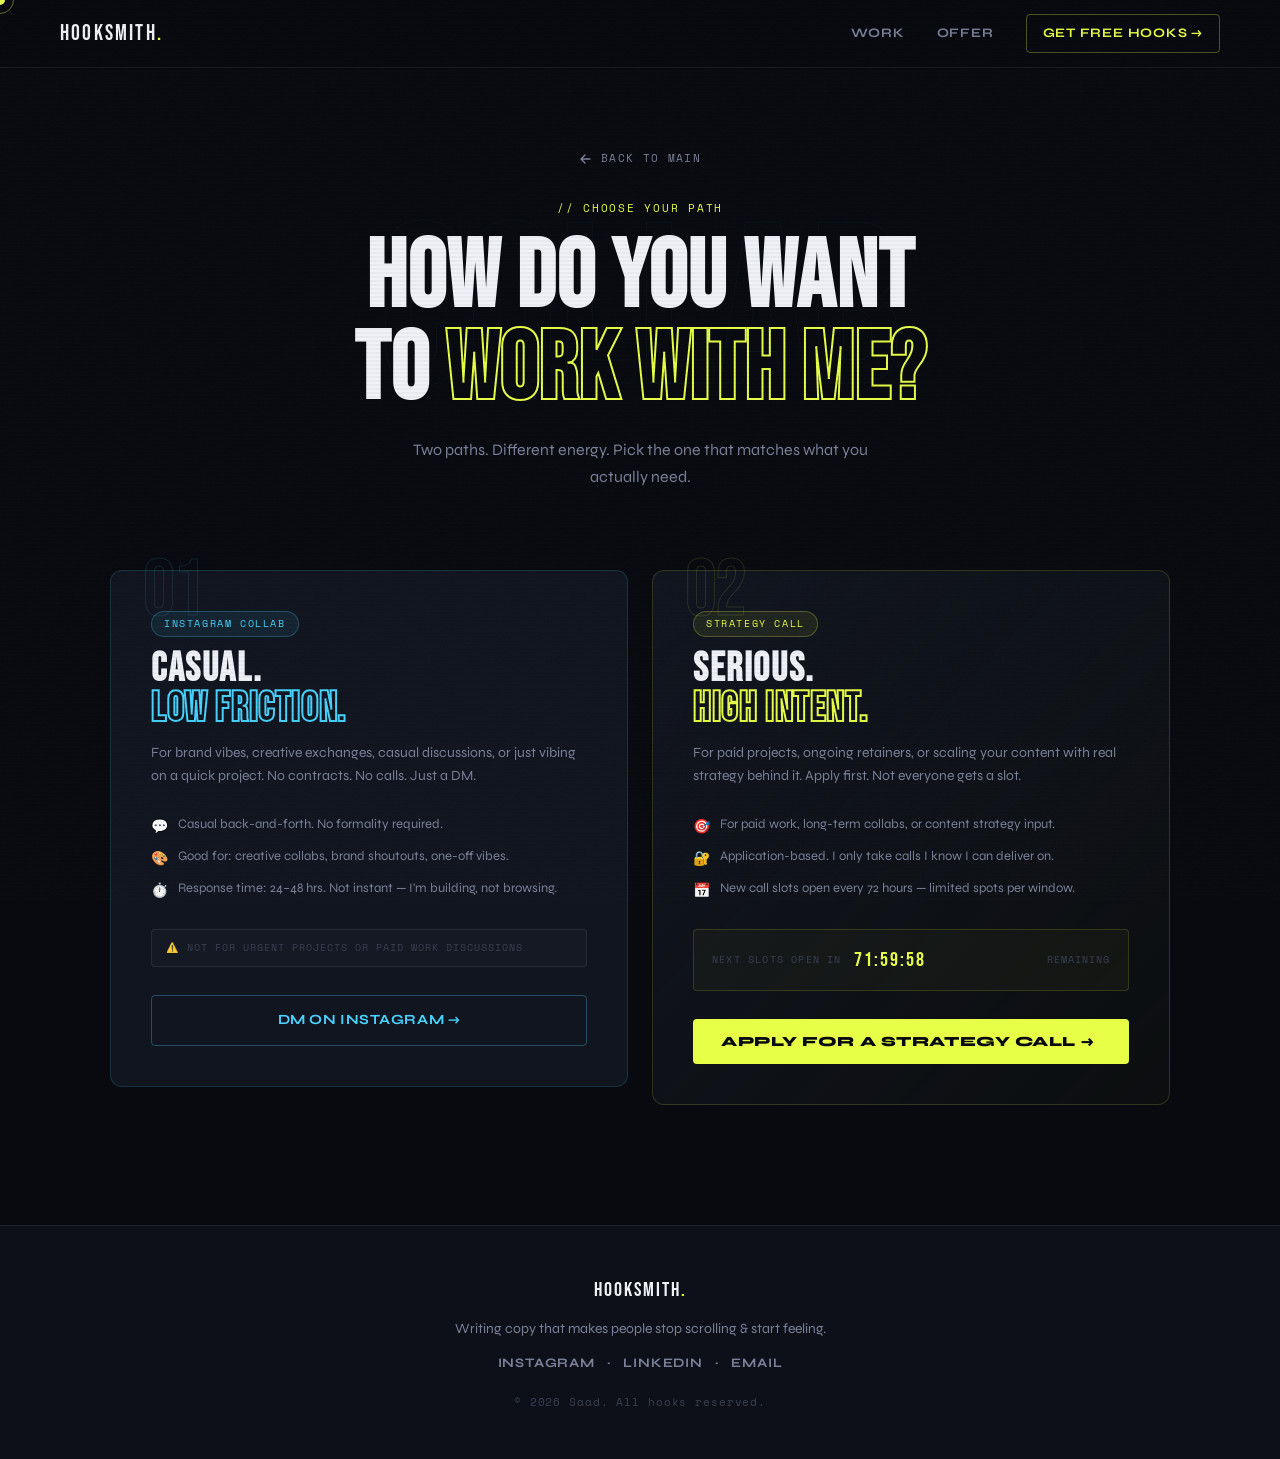
<file: collab.html>
<!DOCTYPE html>
<html lang="en">
<head>
  <meta charset="UTF-8" />
  <meta name="viewport" content="width=device-width, initial-scale=1.0" />
  <title>Work With Me | HOOKSMITH</title>
  <meta name="description" content="Two ways to work with Saad — casual Instagram collab or a serious strategy call. Choose your path." />

  <!-- Favicon -->
  <link rel="icon" type="image/svg+xml" href="/favicon.svg" />

  <!-- Open Graph -->
  <meta property="og:type"        content="website" />
  <meta property="og:url"         content="https://hookzsmith.netlify.app/collab.html" />
  <meta property="og:title"       content="Work With Me | Hooksmith" />
  <meta property="og:description" content="Two ways to work together — quick Instagram collab or a serious strategy call. Choose your path." />
  <meta property="og:image"       content="https://hookzsmith.netlify.app/og-image.png" />

  <!-- Twitter / X Card -->
  <meta name="twitter:card"        content="summary_large_image" />
  <meta name="twitter:title"       content="Work With Me | Hooksmith" />
  <meta name="twitter:description" content="Two ways to work together — quick collab or strategy call." />
  <meta name="twitter:image"       content="https://hookzsmith.netlify.app/og-image.png" />

  <!-- Analytics -->
  <script defer data-domain="hookzsmith.netlify.app" src="https://plausible.io/js/script.js"></script>

  <link rel="preconnect" href="https://fonts.googleapis.com" />
  <link rel="preconnect" href="https://fonts.gstatic.com" crossorigin />
  <link href="https://fonts.googleapis.com/css2?family=Bebas+Neue&family=Syne:wght@400;700;800&family=Space+Mono:ital,wght@0,400;0,700;1,400&display=swap" rel="stylesheet" />

  <link rel="stylesheet" href="style.css" />
  <style>
    /* ---- COLLAB PAGE SPECIFIC ---- */

    /* Back link */
    .back-link {
      display: inline-flex; align-items: center; gap: 8px;
      font-family: var(--font-mono);
      font-size: 11px; letter-spacing: 0.12em; text-transform: uppercase;
      color: var(--text-muted); transition: color 0.2s;
      margin-bottom: 32px;
    }
    .back-link:hover { color: var(--accent); }
    .back-link svg { transition: transform 0.2s; }
    .back-link:hover svg { transform: translateX(-3px); }

    /* Page header */
    .collab-hero {
      padding: calc(var(--nav-h) + 80px) clamp(20px, 5vw, 60px) 80px;
      max-width: var(--max-w);
      margin: 0 auto;
      position: relative;
    }
    .collab-hero-bg {
      position: absolute;
      top: 55%; left: 50%;
      transform: translate(-50%, -50%);
      font-family: var(--font-display);
      font-size: clamp(100px, 18vw, 260px);
      color: transparent;
      -webkit-text-stroke: 1px rgba(71,212,255,0.04);
      pointer-events: none; user-select: none; white-space: nowrap;
    }
    .collab-hero-content { position: relative; z-index: 1; text-align: center; max-width: 700px; margin: 0 auto; }
    .collab-hero-content h1 {
      font-family: var(--font-display);
      font-size: clamp(48px, 9vw, 96px);
      letter-spacing: 0.01em;
      line-height: 0.95;
      margin-bottom: 20px;
    }
    .collab-hero-content p {
      color: var(--text-muted);
      font-size: 16px; line-height: 1.7;
      max-width: 480px; margin: 0 auto;
    }
    .title-stroke {
      color: transparent;
      -webkit-text-stroke: 2px var(--accent);
    }
    .title-stroke-cyan {
      color: transparent;
      -webkit-text-stroke: 2px var(--accent-2);
    }

    /* PATH CHOOSER */
    .path-section {
      padding: 0 clamp(20px, 5vw, 60px) 120px;
      max-width: var(--max-w);
      margin: 0 auto;
    }
    .path-grid {
      display: grid;
      grid-template-columns: 1fr 1fr;
      gap: 24px;
      align-items: start;
    }

    /* Path cards */
    .path-card {
      border: 1px solid var(--border);
      border-radius: var(--radius-lg);
      background: var(--bg-card);
      padding: 40px;
      display: flex;
      flex-direction: column;
      gap: 28px;
      position: relative;
      transition: border-color 0.3s;
    }
    .path-card--ig {
      border-color: rgba(71,212,255,0.15);
    }
    .path-card--ig:hover { border-color: rgba(71,212,255,0.4); }
    .path-card--call {
      border-color: rgba(232,255,71,0.15);
      background: linear-gradient(135deg, var(--bg-card), rgba(232,255,71,0.02));
    }
    .path-card--call:hover { border-color: rgba(232,255,71,0.4); }

    .path-number {
      position: absolute;
      top: -20px; left: 32px;
      font-family: var(--font-display);
      font-size: 80px;
      line-height: 1;
      letter-spacing: -0.02em;
      color: transparent;
      pointer-events: none;
      user-select: none;
    }
    .path-card--ig .path-number { -webkit-text-stroke: 1px rgba(71,212,255,0.12); }
    .path-card--call .path-number { -webkit-text-stroke: 1px rgba(232,255,71,0.12); }

    .path-header { display: flex; flex-direction: column; gap: 12px; }
    .path-badge {
      display: inline-flex;
      font-family: var(--font-mono);
      font-size: 10px; letter-spacing: 0.16em; text-transform: uppercase;
      padding: 4px 12px; border-radius: 999px;
      width: fit-content;
    }
    .path-badge--ig {
      color: var(--accent-2);
      background: rgba(71,212,255,0.08);
      border: 1px solid rgba(71,212,255,0.25);
    }
    .path-badge--call {
      color: var(--accent);
      background: rgba(232,255,71,0.08);
      border: 1px solid rgba(232,255,71,0.25);
    }
    .path-title {
      font-family: var(--font-display);
      font-size: clamp(28px, 4vw, 40px);
      letter-spacing: 0.04em;
      line-height: 1;
    }
    .path-desc {
      font-size: 14px;
      color: var(--text-muted);
      line-height: 1.65;
    }

    /* Path details list */
    .path-details { display: flex; flex-direction: column; gap: 10px; }
    .path-detail-item {
      display: flex; align-items: flex-start; gap: 10px;
      font-size: 13px; color: var(--text-muted); line-height: 1.5;
    }
    .path-detail-item .icon { flex-shrink: 0; font-size: 14px; margin-top: 1px; }

    /* Warning tag */
    .path-warning {
      display: flex; align-items: center; gap: 8px;
      font-family: var(--font-mono);
      font-size: 10px; letter-spacing: 0.1em; text-transform: uppercase;
      color: var(--text-dim);
      padding: 10px 14px;
      border: 1px solid var(--border);
      border-radius: var(--radius);
      background: rgba(255,255,255,0.02);
    }

    /* Divider */
    .path-or {
      display: flex;
      align-items: center;
      justify-content: center;
      padding: 20px 0;
    }
    .path-or-text {
      font-family: var(--font-display);
      font-size: 24px;
      letter-spacing: 0.1em;
      color: var(--text-dim);
      padding: 0 16px;
    }

    /* ---- CALL APPLICATION FORM ---- */
    .call-form-wrap {
      display: none;
      flex-direction: column;
      gap: 24px;
      margin-top: 4px;
    }
    .call-form-wrap.open { display: flex; }

    .call-form-toggle {
      width: 100%;
    }

    .call-timer-mini {
      display: flex;
      align-items: center;
      gap: 12px;
      padding: 14px 18px;
      border: 1px solid rgba(232,255,71,0.15);
      border-radius: var(--radius);
      background: rgba(232,255,71,0.03);
    }
    .call-timer-label {
      font-family: var(--font-mono);
      font-size: 10px;
      letter-spacing: 0.12em;
      text-transform: uppercase;
      color: var(--text-dim);
      white-space: nowrap;
    }
    .call-timer-value {
      font-family: var(--font-display);
      font-size: 20px;
      letter-spacing: 0.1em;
      color: var(--accent);
    }
    .call-timer-suffix {
      font-family: var(--font-mono);
      font-size: 10px;
      color: var(--text-dim);
      text-transform: uppercase;
      letter-spacing: 0.1em;
      margin-left: auto;
    }

    /* Call form fields */
    .call-form {
      display: flex; flex-direction: column; gap: 14px;
    }
    .call-form input,
    .call-form textarea,
    .call-form select {
      width: 100%;
      background: var(--bg);
      border: 1px solid var(--border-hi);
      border-radius: var(--radius);
      color: var(--text);
      font-family: var(--font-body);
      font-size: 14px;
      padding: 14px 16px;
      outline: none;
      transition: border-color 0.2s, box-shadow 0.2s;
      resize: none; appearance: none;
    }
    .call-form input::placeholder,
    .call-form textarea::placeholder { color: var(--text-dim); }
    .call-form input:focus,
    .call-form textarea:focus,
    .call-form select:focus {
      border-color: rgba(232,255,71,0.5);
      box-shadow: 0 0 0 3px rgba(232,255,71,0.07);
    }
    .call-form select { cursor: pointer; }
    .call-form select option { background: var(--bg-card); }
    .form-label {
      font-family: var(--font-mono); font-size: 10px;
      letter-spacing: 0.14em; text-transform: uppercase;
      color: var(--text-muted); margin-bottom: 6px; display: block;
    }
    .form-group { display: flex; flex-direction: column; }

    /* Call success */
    .call-success {
      display: none; text-align: center;
      padding: 48px 24px;
      border: 1px solid rgba(232,255,71,0.25);
      border-radius: var(--radius-lg);
      background: linear-gradient(135deg, var(--bg-card), rgba(232,255,71,0.03));
    }
    .call-success.show { display: flex; flex-direction: column; align-items: center; gap: 14px; }
    .call-success-icon { font-size: 40px; animation: bounce 0.6s ease; }
    .call-success h3 { font-family: var(--font-display); font-size: 28px; letter-spacing: 0.05em; }
    .call-success p { color: var(--text-muted); font-size: 14px; line-height: 1.7; max-width: 400px; }

    /* Friction badge */
    .friction-note {
      font-family: var(--font-mono);
      font-size: 10px; letter-spacing: 0.1em; text-transform: uppercase;
      color: var(--text-dim);
      text-align: center;
      padding: 8px;
    }

    /* Responsive */
    @media (max-width: 900px) {
      .path-grid {
        grid-template-columns: 1fr;
        max-width: 560px;
        margin: 0 auto;
      }
      .path-or { display: none; }
    }
    @media (max-width: 480px) {
      .path-card { padding: 28px 20px; }
    }
  </style>
</head>
<body>

  <div class="cursor" id="cursor"></div>
  <div class="cursor-trail" id="cursorTrail"></div>
  <div class="scanlines" aria-hidden="true"></div>
  <div class="noise" aria-hidden="true"></div>

  <!-- NAV -->
  <nav class="nav">
    <a href="index.html" class="nav-logo">HOOKSMITH<span class="accent">.</span></a>
    <div class="nav-links">
      <a href="index.html#work">Work</a>
      <a href="index.html#offer">Offer</a>
      <a href="index.html#cta" class="nav-cta">Get Free Hooks →</a>
    </div>
    <button class="hamburger" id="hamburger" aria-label="Menu">
      <span></span><span></span><span></span>
    </button>
  </nav>

  <div class="mobile-menu" id="mobileMenu">
    <a href="index.html#work" onclick="closeMobileMenu()">Work</a>
    <a href="index.html#offer" onclick="closeMobileMenu()">Offer</a>
    <a href="index.html#cta" onclick="closeMobileMenu()">Get Free Hooks →</a>
  </div>

  <!-- HERO -->
  <section class="collab-hero">
    <div class="collab-hero-bg" aria-hidden="true">COLLAB</div>
    <div class="collab-hero-content">
      <a href="index.html" class="back-link reveal">
        <svg width="14" height="14" viewBox="0 0 14 14" fill="none">
          <path d="M11 7H3M6 3L2 7l4 4" stroke="currentColor" stroke-width="1.4" stroke-linecap="round" stroke-linejoin="round"/>
        </svg>
        Back to main
      </a>
      <span class="section-tag reveal">// CHOOSE YOUR PATH</span>
      <h1 class="reveal reveal-delay-1">
        How do you want<br />
        to <span class="title-stroke">work with me?</span>
      </h1>
      <p class="reveal reveal-delay-2">
        Two paths. Different energy. Pick the one that matches what you actually need.
      </p>
    </div>
  </section>

  <!-- PATHS -->
  <section class="path-section">
    <div class="path-grid">

      <!-- PATH 1: Instagram Collab -->
      <div class="path-card path-card--ig reveal">
        <div class="path-number" aria-hidden="true">01</div>

        <div class="path-header">
          <span class="path-badge path-badge--ig">Instagram Collab</span>
          <h2 class="path-title">Casual.<br /><span class="title-stroke-cyan">Low friction.</span></h2>
          <p class="path-desc">
            For brand vibes, creative exchanges, casual discussions, or just vibing on a quick project. No contracts. No calls. Just a DM.
          </p>
        </div>

        <div class="path-details">
          <div class="path-detail-item">
            <span class="icon">💬</span>
            <span>Casual back-and-forth. No formality required.</span>
          </div>
          <div class="path-detail-item">
            <span class="icon">🎨</span>
            <span>Good for: creative collabs, brand shoutouts, one-off vibes.</span>
          </div>
          <div class="path-detail-item">
            <span class="icon">⏱️</span>
            <span>Response time: 24–48 hrs. Not instant — I'm building, not browsing.</span>
          </div>
        </div>

        <div class="path-warning">
          <span>⚠️</span>
          <span>Not for urgent projects or paid work discussions</span>
        </div>

        <a
          href="https://www.instagram.com/becatchywithsaad/"
          target="_blank"
          rel="noopener"
          class="btn-ghost w-full"
          style="border-color: rgba(71,212,255,0.3); color: var(--accent-2); justify-content: center;"
          onmouseover="this.style.borderColor='var(--accent-2)'; this.style.color='var(--accent-2)'"
        >
          DM on Instagram →
        </a>
      </div>

      <!-- PATH 2: Strategy Call -->
      <div class="path-card path-card--call reveal">
        <div class="path-number" aria-hidden="true">02</div>

        <div class="path-header">
          <span class="path-badge path-badge--call">Strategy Call</span>
          <h2 class="path-title">Serious.<br /><span class="title-stroke">High intent.</span></h2>
          <p class="path-desc">
            For paid projects, ongoing retainers, or scaling your content with real strategy behind it. Apply first. Not everyone gets a slot.
          </p>
        </div>

        <div class="path-details">
          <div class="path-detail-item">
            <span class="icon">🎯</span>
            <span>For paid work, long-term collabs, or content strategy input.</span>
          </div>
          <div class="path-detail-item">
            <span class="icon">🔐</span>
            <span>Application-based. I only take calls I know I can deliver on.</span>
          </div>
          <div class="path-detail-item">
            <span class="icon">📅</span>
            <span>New call slots open every 72 hours — limited spots per window.</span>
          </div>
        </div>

        <!-- Mini timer for next call slots -->
        <div class="call-timer-mini" id="callTimerBlock">
          <span class="call-timer-label">Next slots open in</span>
          <span class="call-timer-value" id="callTimerDisplay">--:--:--</span>
          <span class="call-timer-suffix">remaining</span>
        </div>

        <!-- Toggle button - shows form -->
        <button class="btn-primary w-full call-form-toggle" id="applyToggleBtn" onclick="openCallForm()">
          Apply for a Strategy Call →
        </button>

        <!-- CALL APPLICATION FORM (hidden by default) -->
        <div class="call-form-wrap" id="callFormWrap">

          <div class="call-success" id="callSuccess">
            <div class="call-success-icon">📅</div>
            <h3>Application sent.</h3>
            <p>If you're a fit, I'll reach out within 48 hours with a time that works. Keep an eye on your Instagram DMs.</p>
          </div>

          <form class="call-form" id="callForm" name="call-applications" netlify onsubmit="handleCallSubmit(event)">
            <div class="form-group">
              <label class="form-label" for="call-name">Name</label>
              <input type="text" id="call-name" name="name" placeholder="Your name" required autocomplete="off" />
            </div>

            <div class="form-group">
              <label class="form-label" for="call-reach">Monthly reach / followers</label>
              <select id="call-reach" name="reach" required>
                <option value="" disabled selected>Where are you at right now?</option>
                <option value="under-1k">Under 1K</option>
                <option value="1k-10k">1K – 10K</option>
                <option value="10k-50k">10K – 50K</option>
                <option value="50k-100k">50K – 100K</option>
                <option value="100k+">100K+</option>
              </select>
            </div>

            <div class="form-group">
              <label class="form-label" for="call-goal">What do you want from this call?</label>
              <textarea id="call-goal" name="goal" placeholder="Be specific — content strategy? Brand voice overhaul? Ongoing hook retainer?" rows="3" required></textarea>
            </div>

            <div class="form-group">
              <label class="form-label" for="call-budget">Budget range</label>
              <select id="call-budget" name="budget" required>
                <option value="" disabled selected>Monthly budget for content/copy work</option>
                <option value="under-5k">Under ₹5,000 / €55/month</option>
                <option value="5k-15k">₹5,000 – ₹15,000 / €55–€165/month</option>
                <option value="15k-30k">₹15,000 – ₹30,000 / €165–€330/month</option>
                <option value="30k+">₹30,000+ / €330+/month</option>
                <option value="project">One-time project budget</option>
              </select>
            </div>

            <div class="form-group">
              <label class="form-label" for="call-ig">Instagram handle</label>
              <input type="text" id="call-ig" name="instagram" placeholder="@yourhandle — for follow-up DM" required autocomplete="off" />
            </div>

            <button type="submit" class="btn-primary w-full" id="callSubmitBtn">
              <span id="callBtnText">Submit Application →</span>
            </button>
            <p class="friction-note">Incomplete or vague applications are skipped — no exceptions.</p>
          </form>
        </div>
      </div>

    </div>
  </section>

  <!-- FOOTER -->
  <footer class="footer">
    <div class="footer-inner">
      <div class="footer-logo">HOOKSMITH<span class="accent">.</span></div>
      <p class="footer-line">Writing copy that makes people stop scrolling & start feeling.</p>
      <div class="footer-links">
        <a href="https://www.instagram.com/becatchywithsaad/" target="_blank" rel="noopener">Instagram</a>
        <span>·</span>
        <a href="https://www.linkedin.com/in/saad-malick-43734b263/" target="_blank" rel="noopener">LinkedIn</a>
        <span>·</span>
        <a href="mailto:saad@hookzsmith.com">Email</a>
      </div>
      <p class="footer-copy">© 2026 Saad. All hooks reserved.</p>
    </div>
  </footer>

  <script>
    /* ---- Cursor ---- */
    const cursor      = document.getElementById('cursor');
    const cursorTrail = document.getElementById('cursorTrail');
    let mouseX = 0, mouseY = 0, trailX = 0, trailY = 0;
    document.addEventListener('mousemove', e => {
      mouseX = e.clientX; mouseY = e.clientY;
      cursor.style.left = mouseX + 'px'; cursor.style.top = mouseY + 'px';
    });
    function animateTrail() {
      trailX += (mouseX - trailX) * 0.12;
      trailY += (mouseY - trailY) * 0.12;
      cursorTrail.style.left = trailX + 'px'; cursorTrail.style.top = trailY + 'px';
      requestAnimationFrame(animateTrail);
    }
    animateTrail();

    /* ---- Scroll Reveal ---- */
    const revealEls = document.querySelectorAll('.reveal');
    const observer = new IntersectionObserver(entries => {
      entries.forEach(entry => {
        if (entry.isIntersecting) { entry.target.classList.add('visible'); observer.unobserve(entry.target); }
      });
    }, { threshold: 0.1, rootMargin: '0px 0px -40px 0px' });
    revealEls.forEach(el => observer.observe(el));

    /* ---- Mobile Menu ---- */
    const hamburger  = document.getElementById('hamburger');
    const mobileMenu = document.getElementById('mobileMenu');
    hamburger.addEventListener('click', () => {
      mobileMenu.classList.toggle('open');
      const isOpen = mobileMenu.classList.contains('open');
      const spans = hamburger.querySelectorAll('span');
      if (isOpen) {
        spans[0].style.transform = 'translateY(6.5px) rotate(45deg)';
        spans[1].style.opacity = '0';
        spans[2].style.transform = 'translateY(-6.5px) rotate(-45deg)';
      } else { spans[0].style.transform = ''; spans[1].style.opacity = ''; spans[2].style.transform = ''; }
    });
    function closeMobileMenu() {
      mobileMenu.classList.remove('open');
      const spans = hamburger.querySelectorAll('span');
      spans[0].style.transform = ''; spans[1].style.opacity = ''; spans[2].style.transform = '';
    }
    document.addEventListener('click', e => {
      if (!hamburger.contains(e.target) && !mobileMenu.contains(e.target)) closeMobileMenu();
    });

    /* ---- CALL SLOTS TIMER (72hr window, localStorage) ---- */
    const CALL_WINDOW = 72 * 60 * 60 * 1000;

    function initCallTimer() {
      let callWindowStart = localStorage.getItem('hs_callWindow');
      const now = Date.now();

      if (!callWindowStart || (now - parseInt(callWindowStart)) >= CALL_WINDOW) {
        callWindowStart = now.toString();
        localStorage.setItem('hs_callWindow', callWindowStart);
      }

      function tick() {
        const elapsed = Date.now() - parseInt(callWindowStart);
        const remaining = CALL_WINDOW - elapsed;

        if (remaining <= 0) {
          localStorage.setItem('hs_callWindow', Date.now().toString());
          location.reload();
          return;
        }

        const hours   = Math.floor(remaining / (1000 * 60 * 60));
        const minutes = Math.floor((remaining % (1000 * 60 * 60)) / (1000 * 60));
        const seconds = Math.floor((remaining % (1000 * 60)) / 1000);
        document.getElementById('callTimerDisplay').textContent =
          `${String(hours).padStart(2,'0')}:${String(minutes).padStart(2,'0')}:${String(seconds).padStart(2,'0')}`;
      }

      tick();
      setInterval(tick, 1000);
    }

    /* ---- FORM: open call form ---- */
    function openCallForm() {
      const wrap = document.getElementById('callFormWrap');
      const btn  = document.getElementById('applyToggleBtn');
      wrap.classList.add('open');
      btn.style.display = 'none';
      // Smooth scroll to form
      setTimeout(() => {
        wrap.scrollIntoView({ behavior: 'smooth', block: 'start' });
      }, 100);
    }

    /* ---- FORM: call submit ---- */
    async function handleCallSubmit(e) {
      e.preventDefault();
      const btn = document.getElementById('callSubmitBtn');
      const txt = document.getElementById('callBtnText');
      btn.disabled = true;
      txt.textContent = 'Sending...';

      try {
        await fetch('/', {
          method: 'POST',
          headers: { 'Content-Type': 'application/x-www-form-urlencoded' },
          body: new URLSearchParams(new FormData(e.target)).toString()
        });
        document.getElementById('callForm').style.display = 'none';
        document.getElementById('callSuccess').classList.add('show');
      } catch (err) {
        txt.textContent = 'Something went wrong — try again';
        btn.disabled = false;
      }
    }

    /* ---- INIT ---- */
    initCallTimer();
  </script>
</body>
</html>
</file>
<file: style.css>
/* ============================================================
   HOOKSMITH — CSS
   Aesthetic: Dark Tactical · Anime Energy · Main Character
   ============================================================ */

/* ---- TOKENS ---- */
:root {
  --bg:        #080a0f;
  --bg-2:      #0d1018;
  --bg-card:   #111520;
  --border:    rgba(255,255,255,0.07);
  --border-hi: rgba(255,255,255,0.14);

  --accent:    #e8ff47;      /* electric yellow-green */
  --accent-2:  #47d4ff;      /* cyan */
  --accent-glow: rgba(232,255,71,0.15);

  --text:      #f0f2f8;
  --text-muted:#7a8099;
  --text-dim:  #3a3f52;

  --font-display: 'Bebas Neue', sans-serif;
  --font-body:    'Syne', sans-serif;
  --font-mono:    'Space Mono', monospace;

  --radius:    4px;
  --radius-lg: 12px;
  --max-w:     1180px;
  --nav-h:     68px;
}

/* ---- RESET ---- */
*, *::before, *::after { box-sizing: border-box; margin: 0; padding: 0; }
html { scroll-behavior: smooth; }
body {
  background: var(--bg);
  color: var(--text);
  font-family: var(--font-body);
  font-size: 16px;
  line-height: 1.6;
  overflow-x: hidden;
  cursor: none;
}
a { color: inherit; text-decoration: none; }
img { display: block; max-width: 100%; }
strong { font-weight: 700; color: var(--accent); }
em { font-style: normal; color: var(--accent); }

/* ---- CUSTOM CURSOR ---- */
.cursor {
  position: fixed; top: 0; left: 0; z-index: 9999;
  width: 10px; height: 10px;
  background: var(--accent);
  border-radius: 50%;
  pointer-events: none;
  transform: translate(-50%, -50%);
  transition: transform 0.05s, width 0.2s, height 0.2s, background 0.2s;
  mix-blend-mode: exclusion;
}
.cursor-trail {
  position: fixed; top: 0; left: 0; z-index: 9998;
  width: 28px; height: 28px;
  border: 1px solid rgba(232,255,71,0.4);
  border-radius: 50%;
  pointer-events: none;
  transform: translate(-50%, -50%);
  transition: transform 0.12s ease, width 0.3s, height 0.3s;
}
body:has(a:hover) .cursor,
body:has(button:hover) .cursor { width: 16px; height: 16px; }

/* ---- SCANLINES ---- */
.scanlines {
  position: fixed; inset: 0; z-index: 9990;
  background: repeating-linear-gradient(
    0deg,
    transparent,
    transparent 2px,
    rgba(0,0,0,0.03) 2px,
    rgba(0,0,0,0.03) 4px
  );
  pointer-events: none;
}

/* ---- NOISE ---- */
.noise {
  position: fixed; inset: 0; z-index: 9989;
  opacity: 0.025;
  pointer-events: none;
  background-image: url("data:image/svg+xml,%3Csvg viewBox='0 0 256 256' xmlns='http://www.w3.org/2000/svg'%3E%3Cfilter id='noise'%3E%3CfeTurbulence type='fractalNoise' baseFrequency='0.9' numOctaves='4' stitchTiles='stitch'/%3E%3C/filter%3E%3Crect width='100%25' height='100%25' filter='url(%23noise)'/%3E%3C/svg%3E");
  background-size: 256px;
}

/* ---- UTILITIES ---- */
.accent { color: var(--accent); }
.w-full { width: 100%; }

/* ---- SCROLL REVEAL ---- */
.reveal {
  opacity: 0;
  transform: translateY(24px);
  transition: opacity 0.7s ease, transform 0.7s ease;
}
.reveal.visible { opacity: 1; transform: none; }
.reveal-delay-1 { transition-delay: 0.1s; }
.reveal-delay-2 { transition-delay: 0.22s; }
.reveal-delay-3 { transition-delay: 0.36s; }
.reveal-delay-4 { transition-delay: 0.5s; }

/* ---- BUTTONS ---- */
.btn-primary {
  display: inline-flex; align-items: center; gap: 8px;
  background: var(--accent);
  color: #080a0f;
  font-family: var(--font-body);
  font-weight: 800;
  font-size: 14px;
  letter-spacing: 0.04em;
  padding: 14px 28px;
  border: none;
  border-radius: var(--radius);
  cursor: pointer;
  transition: background 0.2s, transform 0.15s, box-shadow 0.2s;
  position: relative;
  overflow: hidden;
  text-transform: uppercase;
}
.btn-primary::before {
  content: '';
  position: absolute; inset: 0;
  background: rgba(255,255,255,0.12);
  transform: translateX(-100%);
  transition: transform 0.3s ease;
}
.btn-primary:hover::before { transform: translateX(0); }
.btn-primary:hover {
  box-shadow: 0 0 30px var(--accent-glow), 0 0 60px var(--accent-glow);
  transform: translateY(-1px);
}
.btn-primary:active { transform: translateY(0); }

.btn-ghost {
  display: inline-flex; align-items: center; gap: 8px;
  background: transparent;
  color: var(--text-muted);
  font-family: var(--font-body);
  font-weight: 700;
  font-size: 14px;
  letter-spacing: 0.04em;
  padding: 13px 28px;
  border: 1px solid var(--border-hi);
  border-radius: var(--radius);
  cursor: pointer;
  transition: border-color 0.2s, color 0.2s, transform 0.15s;
  text-transform: uppercase;
}
.btn-ghost:hover {
  border-color: var(--accent);
  color: var(--accent);
  transform: translateY(-1px);
}
.btn-ghost:disabled {
  opacity: 0.4;
  cursor: not-allowed;
  transform: none;
}

/* ---- SECTION COMMONS ---- */
.section-tag {
  display: block;
  font-family: var(--font-mono);
  font-size: 11px;
  letter-spacing: 0.16em;
  color: var(--accent);
  text-transform: uppercase;
  margin-bottom: 16px;
}
.section-header {
  text-align: center;
  margin-bottom: 60px;
}
.section-header h2 {
  font-family: var(--font-display);
  font-size: clamp(40px, 7vw, 72px);
  letter-spacing: 0.02em;
  line-height: 1;
  margin-bottom: 16px;
}
.section-header p {
  color: var(--text-muted);
  font-size: 16px;
  max-width: 480px;
  margin: 0 auto;
}

/* ==================================================
   NAV
================================================== */
.nav {
  position: fixed; top: 0; left: 0; right: 0;
  z-index: 1000;
  display: flex; align-items: center; justify-content: space-between;
  padding: 0 clamp(20px, 5vw, 60px);
  height: var(--nav-h);
  border-bottom: 1px solid var(--border);
  background: rgba(8,10,15,0.85);
  backdrop-filter: blur(16px);
  -webkit-backdrop-filter: blur(16px);
}
.nav-logo {
  font-family: var(--font-display);
  font-size: 22px;
  letter-spacing: 0.1em;
}
.nav-links {
  display: flex; align-items: center; gap: 32px;
}
.nav-links a {
  font-size: 13px;
  font-weight: 700;
  letter-spacing: 0.06em;
  text-transform: uppercase;
  color: var(--text-muted);
  transition: color 0.2s;
}
.nav-links a:hover { color: var(--text); }
.nav-cta {
  color: var(--accent) !important;
  border: 1px solid rgba(232,255,71,0.3) !important;
  padding: 8px 16px;
  border-radius: var(--radius);
  transition: background 0.2s, border-color 0.2s !important;
}
.nav-cta:hover {
  background: var(--accent-glow);
  border-color: var(--accent) !important;
}

/* Hamburger */
.hamburger {
  display: none;
  flex-direction: column; gap: 5px;
  background: none; border: none;
  cursor: pointer; padding: 8px;
}
.hamburger span {
  display: block; width: 22px; height: 1.5px;
  background: var(--text);
  transition: transform 0.3s, opacity 0.3s;
}

.mobile-menu {
  display: none;
  position: fixed; top: var(--nav-h); left: 0; right: 0;
  z-index: 999;
  background: var(--bg-2);
  border-bottom: 1px solid var(--border);
  padding: 20px clamp(20px, 5vw, 60px);
  flex-direction: column; gap: 20px;
}
.mobile-menu.open { display: flex; }
.mobile-menu a {
  font-size: 15px; font-weight: 700;
  letter-spacing: 0.06em;
  text-transform: uppercase;
  color: var(--text-muted);
  transition: color 0.2s;
}
.mobile-menu a:hover { color: var(--accent); }

/* ==================================================
   HERO
================================================== */
.hero {
  min-height: 100svh;
  padding: calc(var(--nav-h) + 60px) clamp(20px, 5vw, 60px) 80px;
  display: grid;
  grid-template-columns: 1fr 1fr;
  align-items: center;
  gap: 60px;
  max-width: var(--max-w);
  margin: 0 auto;
  position: relative;
}

/* big BG text */
.hero-bg-text {
  position: absolute;
  top: 50%; left: 50%;
  transform: translate(-50%, -55%);
  font-family: var(--font-display);
  font-size: clamp(180px, 28vw, 420px);
  letter-spacing: -0.02em;
  color: transparent;
  -webkit-text-stroke: 1px rgba(232,255,71,0.04);
  pointer-events: none;
  user-select: none;
  white-space: nowrap;
}

.hero-tag {
  display: inline-flex; align-items: center; gap: 8px;
  font-family: var(--font-mono);
  font-size: 12px;
  letter-spacing: 0.1em;
  text-transform: uppercase;
  color: var(--text-muted);
  border: 1px solid var(--border-hi);
  padding: 6px 14px;
  border-radius: 999px;
  margin-bottom: 28px;
}
.dot {
  width: 7px; height: 7px;
  border-radius: 50%;
  background: #3ddc84;
  box-shadow: 0 0 8px #3ddc84;
  animation: pulse 2s ease-in-out infinite;
}
@keyframes pulse {
  0%, 100% { opacity: 1; }
  50% { opacity: 0.5; }
}

.hero-title {
  font-family: var(--font-display);
  font-size: clamp(52px, 8vw, 96px);
  letter-spacing: 0.01em;
  line-height: 0.95;
  margin-bottom: 24px;
}
.title-stroke {
  color: transparent;
  -webkit-text-stroke: 2px var(--accent);
}

.hero-sub {
  font-size: 17px;
  color: var(--text-muted);
  line-height: 1.7;
  margin-bottom: 36px;
  max-width: 480px;
}

.hero-ctas {
  display: flex; align-items: center; gap: 16px;
  flex-wrap: wrap;
  margin-bottom: 48px;
}

.hero-stats {
  display: flex; align-items: center; gap: 24px;
}
.stat { display: flex; flex-direction: column; }
.stat-num {
  font-family: var(--font-display);
  font-size: 36px;
  letter-spacing: 0.02em;
  color: var(--accent);
  line-height: 1;
}
.stat-label {
  font-family: var(--font-mono);
  font-size: 11px;
  letter-spacing: 0.1em;
  color: var(--text-dim);
  text-transform: uppercase;
  margin-top: 4px;
}
.stat-divider {
  width: 1px; height: 40px;
  background: var(--border-hi);
}

/* Hero visual: floating hook cards */
.hero-visual {
  position: relative;
  height: 420px;
}
.hook-card {
  position: absolute;
  background: var(--bg-card);
  border: 1px solid var(--border-hi);
  border-radius: var(--radius-lg);
  padding: 20px 24px;
  max-width: 300px;
  backdrop-filter: blur(8px);
}
.hook-card::before {
  content: '';
  position: absolute; top: 0; left: 0; right: 0;
  height: 1px;
  background: linear-gradient(90deg, transparent, var(--accent), transparent);
  border-radius: var(--radius-lg) var(--radius-lg) 0 0;
}
.hook-label {
  display: block;
  font-family: var(--font-mono);
  font-size: 10px;
  letter-spacing: 0.18em;
  color: var(--accent);
  margin-bottom: 10px;
}
.hook-card p {
  font-size: 14px;
  line-height: 1.6;
  color: var(--text);
}
.hook-card--1 {
  top: 20px; left: 0;
  animation: float1 6s ease-in-out infinite;
}
.hook-card--2 {
  top: 140px; right: 0;
  animation: float2 7s ease-in-out infinite;
}
.hook-card--3 {
  bottom: 30px; left: 30px;
  animation: float1 8s ease-in-out infinite reverse;
}
@keyframes float1 {
  0%, 100% { transform: translateY(0px); }
  50% { transform: translateY(-12px); }
}
@keyframes float2 {
  0%, 100% { transform: translateY(0px); }
  50% { transform: translateY(10px); }
}

/* ==================================================
   MARQUEE
================================================== */
.marquee-wrap {
  border-top: 1px solid var(--border);
  border-bottom: 1px solid var(--border);
  overflow: hidden;
  padding: 14px 0;
  background: var(--bg-2);
}
.marquee-track {
  display: flex; align-items: center; gap: 32px;
  white-space: nowrap;
  animation: scroll-left 22s linear infinite;
  width: max-content;
}
.marquee-track span {
  font-family: var(--font-display);
  font-size: 15px;
  letter-spacing: 0.12em;
  color: var(--text-dim);
}
.marquee-track span.accent { color: var(--accent); }
@keyframes scroll-left {
  from { transform: translateX(0); }
  to   { transform: translateX(-50%); }
}

/* ==================================================
   WORK / SPEC
================================================== */
.work {
  padding: 100px clamp(20px, 5vw, 60px);
  max-width: var(--max-w);
  margin: 0 auto;
}

.hooks-grid {
  display: grid;
  grid-template-columns: repeat(3, 1fr);
  gap: 24px;
}

.spec-card {
  background: var(--bg-card);
  border: 1px solid var(--border);
  border-radius: var(--radius-lg);
  padding: 28px;
  transition: border-color 0.3s, transform 0.3s;
  position: relative;
  overflow: hidden;
}
.spec-card::after {
  content: '';
  position: absolute; bottom: 0; left: 0; right: 0;
  height: 2px;
  background: linear-gradient(90deg, var(--accent), var(--accent-2));
  transform: scaleX(0);
  transform-origin: left;
  transition: transform 0.4s ease;
}
.spec-card:hover { border-color: var(--border-hi); transform: translateY(-4px); }
.spec-card:hover::after { transform: scaleX(1); }

.spec-card-top {
  display: flex; justify-content: space-between; align-items: center;
  margin-bottom: 16px;
}
.game-tag {
  font-family: var(--font-mono);
  font-size: 10px;
  letter-spacing: 0.14em;
  color: var(--text-muted);
  text-transform: uppercase;
}
.spec-badge {
  font-family: var(--font-mono);
  font-size: 10px;
  letter-spacing: 0.1em;
  text-transform: uppercase;
  color: var(--accent);
  background: rgba(232,255,71,0.08);
  border: 1px solid rgba(232,255,71,0.2);
  padding: 2px 8px;
  border-radius: 999px;
}
.spec-game {
  font-family: var(--font-display);
  font-size: 28px;
  letter-spacing: 0.06em;
  margin-bottom: 20px;
  color: var(--text);
}

.hooks-list { display: flex; flex-direction: column; gap: 16px; }
.hook-item {
  display: grid;
  grid-template-columns: 28px 1fr;
  gap: 12px;
  align-items: start;
}
.hook-num {
  font-family: var(--font-mono);
  font-size: 10px;
  color: var(--accent);
  padding-top: 3px;
  letter-spacing: 0.1em;
}
.hook-item p {
  font-size: 14px;
  line-height: 1.65;
  color: var(--text-muted);
  transition: color 0.2s;
}
.spec-card:hover .hook-item p { color: var(--text); }

/* ==================================================
   OFFER
================================================== */
.offer {
  padding: 100px clamp(20px, 5vw, 60px);
  background: var(--bg-2);
  border-top: 1px solid var(--border);
  border-bottom: 1px solid var(--border);
}

.offer-grid {
  display: grid;
  grid-template-columns: repeat(3, 1fr);
  gap: 24px;
  max-width: var(--max-w);
  margin: 0 auto;
}

.offer-card {
  background: var(--bg-card);
  border: 1px solid var(--border);
  border-radius: var(--radius-lg);
  padding: 32px;
  display: flex;
  flex-direction: column;
  gap: 24px;
  position: relative;
  transition: border-color 0.3s;
}
.offer-card--free {
  border-color: rgba(232,255,71,0.25);
  background: linear-gradient(135deg, var(--bg-card) 0%, rgba(232,255,71,0.03) 100%);
}
.offer-card--free:hover { border-color: var(--accent); }

.offer-badge-wrap {
  position: absolute; top: -12px; left: 24px;
}
.offer-coming {
  font-family: var(--font-mono);
  font-size: 10px;
  letter-spacing: 0.12em;
  text-transform: uppercase;
  color: var(--accent-2);
  background: var(--bg-2);
  border: 1px solid rgba(71,212,255,0.3);
  padding: 3px 10px;
  border-radius: 999px;
}

.offer-card-header {
  display: flex; flex-direction: column; gap: 8px;
}
.offer-tier {
  font-family: var(--font-mono);
  font-size: 11px;
  letter-spacing: 0.18em;
  text-transform: uppercase;
  color: var(--text-muted);
}
.offer-price {
  font-family: var(--font-display);
  font-size: 36px;
  letter-spacing: 0.02em;
  color: var(--text);
}
.offer-per {
  font-family: var(--font-body);
  font-size: 14px;
  font-weight: 400;
  color: var(--text-muted);
}

.offer-list {
  list-style: none;
  display: flex; flex-direction: column; gap: 12px;
  flex: 1;
}
.offer-list li {
  display: flex; align-items: flex-start; gap: 10px;
  font-size: 14px;
  color: var(--text-muted);
  line-height: 1.5;
}
.check { color: var(--accent); font-size: 13px; flex-shrink: 0; margin-top: 1px; }
.muted { color: var(--text-dim); font-size: 13px; flex-shrink: 0; margin-top: 1px; }

/* ==================================================
   CTA SECTION
================================================== */
.cta-section {
  padding: 100px clamp(20px, 5vw, 60px);
  max-width: var(--max-w);
  margin: 0 auto;
}

.cta-inner {
  max-width: 680px;
  margin: 0 auto;
  text-align: center;
  position: relative;
}

.cta-glow {
  position: absolute;
  top: 50%; left: 50%;
  transform: translate(-50%, -50%);
  width: 500px; height: 300px;
  background: radial-gradient(ellipse at center, rgba(232,255,71,0.06) 0%, transparent 70%);
  pointer-events: none;
}

.cta-title {
  font-family: var(--font-display);
  font-size: clamp(44px, 8vw, 80px);
  letter-spacing: 0.01em;
  line-height: 0.95;
  margin-bottom: 20px;
}
.cta-sub {
  color: var(--text-muted);
  font-size: 16px;
  line-height: 1.7;
  margin-bottom: 40px;
  max-width: 520px;
  margin-left: auto; margin-right: auto;
}

/* Form */
.cta-form {
  display: flex; flex-direction: column; gap: 12px;
  text-align: left;
}
.form-row { display: grid; grid-template-columns: 1fr 1fr; gap: 12px; }

.cta-form input,
.cta-form textarea {
  width: 100%;
  background: var(--bg-card);
  border: 1px solid var(--border-hi);
  border-radius: var(--radius);
  color: var(--text);
  font-family: var(--font-body);
  font-size: 14px;
  padding: 14px 16px;
  outline: none;
  transition: border-color 0.2s, box-shadow 0.2s;
  resize: none;
}
.cta-form input::placeholder,
.cta-form textarea::placeholder { color: var(--text-dim); }
.cta-form input:focus,
.cta-form textarea:focus {
  border-color: rgba(232,255,71,0.5);
  box-shadow: 0 0 0 3px rgba(232,255,71,0.07);
}

.cta-disclaimer {
  margin-top: 16px;
  font-family: var(--font-mono);
  font-size: 11px;
  color: var(--text-dim);
  text-align: center;
  letter-spacing: 0.04em;
}

/* Success */
.form-success {
  text-align: center;
  padding: 48px 24px;
  border: 1px solid rgba(232,255,71,0.25);
  border-radius: var(--radius-lg);
  background: linear-gradient(135deg, var(--bg-card), rgba(232,255,71,0.03));
}
.success-icon {
  font-size: 40px; margin-bottom: 16px;
  animation: bounce 0.6s ease;
}
@keyframes bounce {
  0%, 100% { transform: translateY(0); }
  50% { transform: translateY(-12px); }
}
.form-success h3 {
  font-family: var(--font-display);
  font-size: 28px;
  letter-spacing: 0.05em;
  margin-bottom: 12px;
}
.form-success p { color: var(--text-muted); font-size: 15px; margin-bottom: 8px; }
.success-sub a { color: var(--accent); text-decoration: underline; text-underline-offset: 3px; }

/* ==================================================
   FOOTER
================================================== */
.footer {
  border-top: 1px solid var(--border);
  padding: 48px clamp(20px, 5vw, 60px);
  background: var(--bg-2);
}
.footer-inner {
  max-width: var(--max-w);
  margin: 0 auto;
  text-align: center;
  display: flex; flex-direction: column; gap: 12px; align-items: center;
}
.footer-logo {
  font-family: var(--font-display);
  font-size: 20px;
  letter-spacing: 0.1em;
}
.footer-line {
  font-size: 14px;
  color: var(--text-muted);
  max-width: 400px;
  line-height: 1.6;
}
.footer-links {
  display: flex; align-items: center; gap: 12px;
  font-size: 13px; font-weight: 700;
  letter-spacing: 0.06em; text-transform: uppercase;
  color: var(--text-muted);
}
.footer-links a { transition: color 0.2s; }
.footer-links a:hover { color: var(--accent); }
.footer-copy {
  font-family: var(--font-mono);
  font-size: 11px;
  color: var(--text-dim);
  letter-spacing: 0.08em;
  margin-top: 8px;
}

/* ==================================================
   RESPONSIVE
================================================== */
@media (max-width: 1024px) {
  .hooks-grid { grid-template-columns: 1fr 1fr; }
  .offer-grid { grid-template-columns: 1fr; max-width: 480px; }
}

@media (max-width: 768px) {
  .nav-links { display: none; }
  .hamburger { display: flex; }

  .hero {
    grid-template-columns: 1fr;
    text-align: center;
    padding-top: calc(var(--nav-h) + 40px);
  }
  .hero-title { font-size: clamp(44px, 14vw, 72px); }
  .hero-ctas { justify-content: center; }
  .hero-stats { justify-content: center; }
  .hero-visual { display: none; }
  .hero-sub { margin: 0 auto 36px; }
  .hero-tag { margin-left: auto; margin-right: auto; }

  .hooks-grid { grid-template-columns: 1fr; }
  .form-row { grid-template-columns: 1fr; }

  body { cursor: auto; }
  .cursor, .cursor-trail { display: none; }
}

@media (max-width: 480px) {
  .hero-stats { flex-direction: column; gap: 16px; align-items: flex-start; }
  .stat-divider { display: none; }
}
</file>
